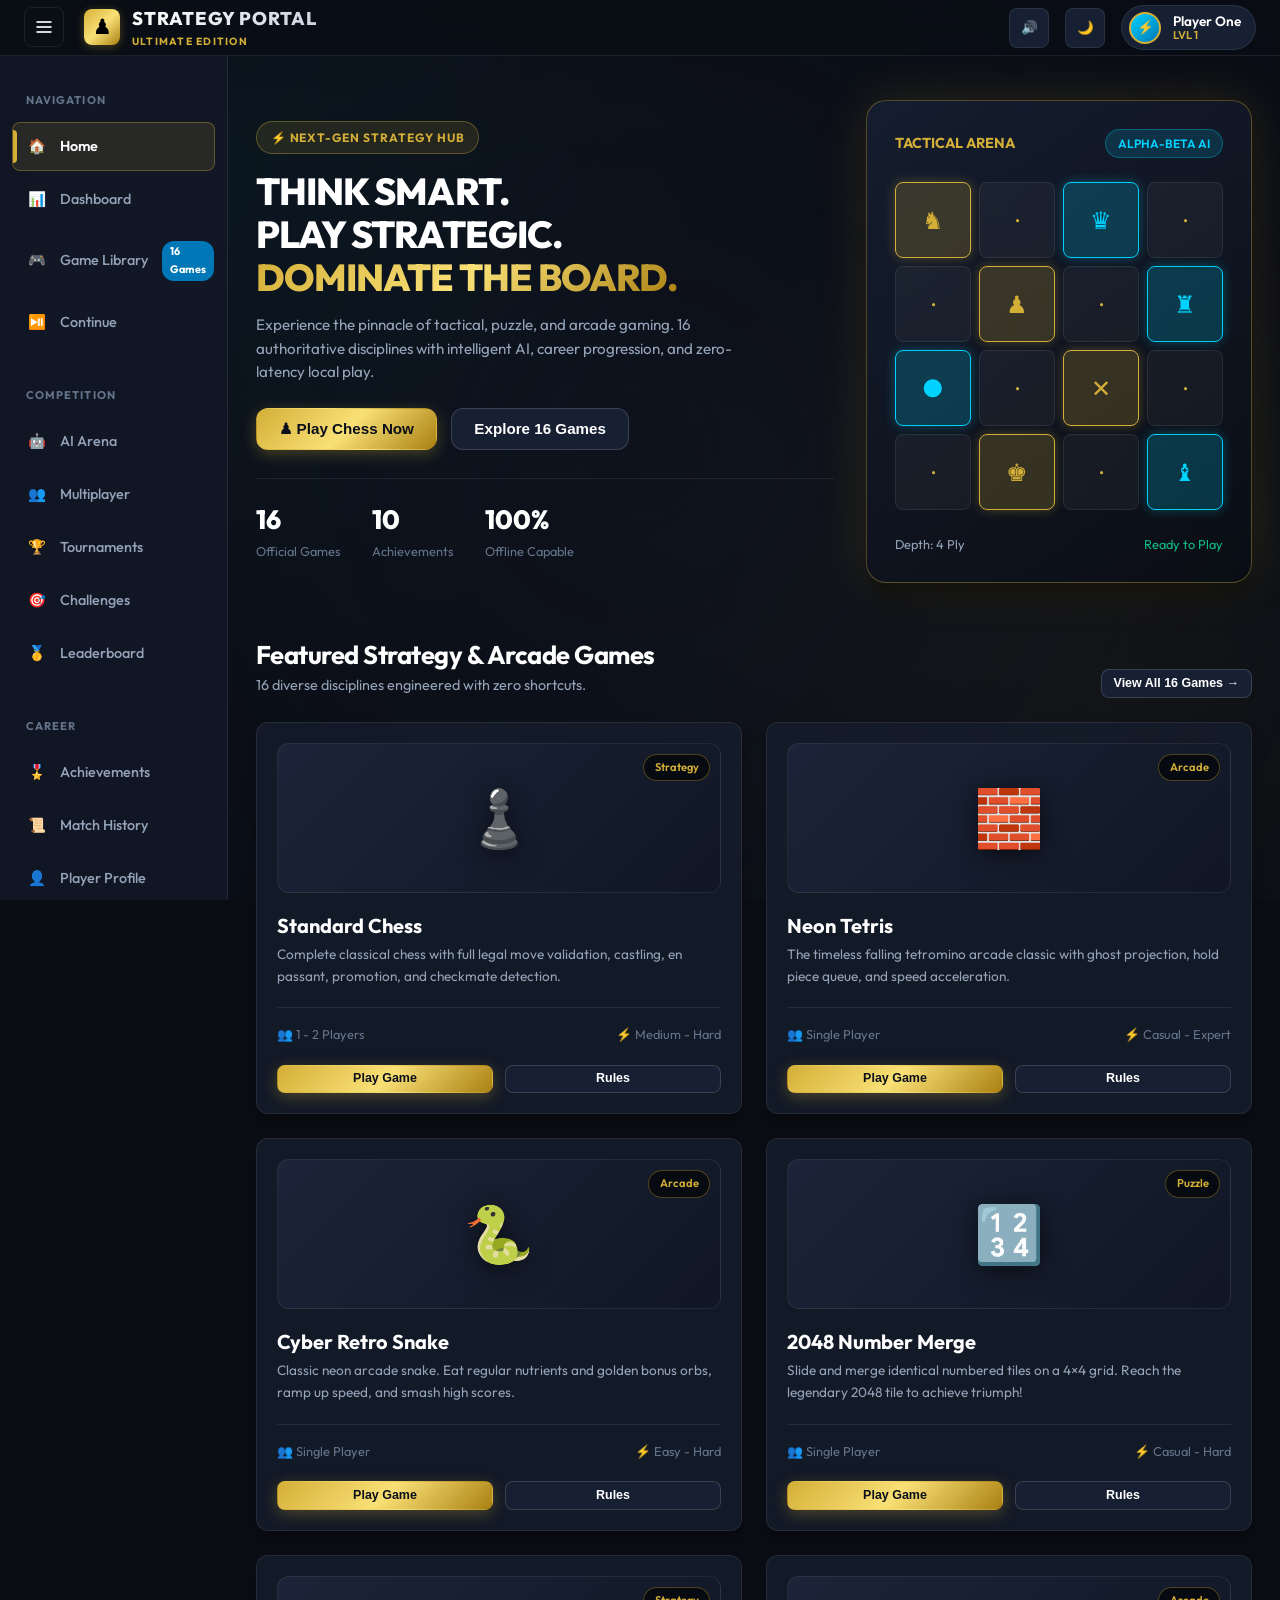
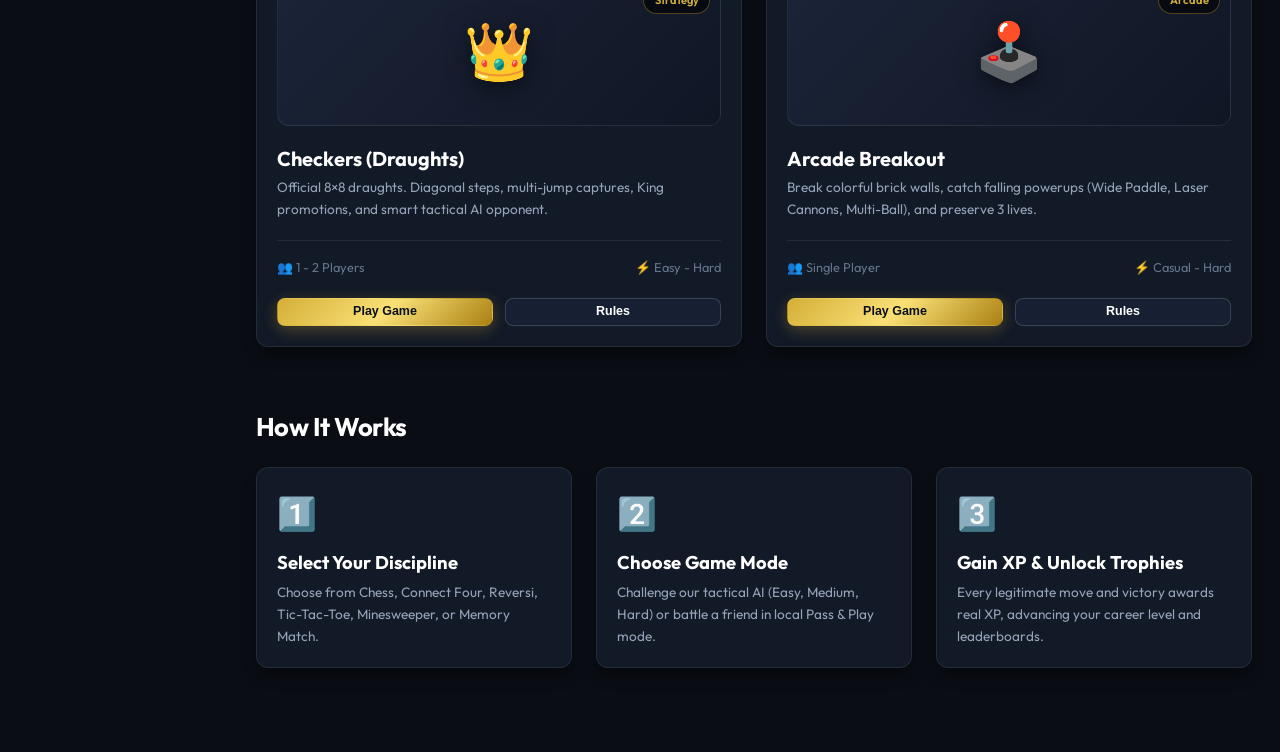
<file: index.html>
<!DOCTYPE html>
<html lang="en">
<head>
  <meta charset="UTF-8">
  <meta name="viewport" content="width=device-width, initial-scale=1.0">
  <meta name="description" content="Strategy Game Portal — Ultimate Edition. Premium gaming platform featuring Chess, Tic-Tac-Toe, Connect Four, Reversi, Minesweeper, and Memory Match with intelligent AI, progression, and tournaments.">
  <title>Strategy Game Portal — Ultimate Edition</title>
  
  <!-- Fonts -->
  <link rel="preconnect" href="https://fonts.googleapis.com">
  <link rel="preconnect" href="https://fonts.gstatic.com" crossorigin>
  <link href="https://fonts.googleapis.com/css2?family=Outfit:wght@300;400;500;600;700;800&family=Inter:wght@400;500;600;700&display=swap" rel="stylesheet">
  
  <!-- Stylesheet -->
  <link rel="stylesheet" href="style.css">
</head>
<body>

  <!-- Ambient Glow Canvas / Atmosphere -->
  <div class="ambient-background" aria-hidden="true"></div>

  <!-- App Header -->
  <header class="app-header">
    <div class="header-left">
      <button class="menu-toggle-btn" id="menu-toggle" aria-label="Toggle Navigation Sidebar">
        <svg width="20" height="20" viewBox="0 0 24 24" fill="none" stroke="currentColor" stroke-width="2">
          <line x1="3" y1="12" x2="21" y2="12"></line>
          <line x1="3" y1="6" x2="21" y2="6"></line>
          <line x1="3" y1="18" x2="21" y2="18"></line>
        </svg>
      </button>

      <div class="brand-container" id="brand-home-btn" role="button" tabindex="0">
        <div class="brand-logo-icon">♟</div>
        <div class="brand-text-block">
          <span class="brand-title">STRATEGY PORTAL</span>
          <span class="brand-badge">ULTIMATE EDITION</span>
        </div>
      </div>
    </div>

    <div class="header-right">
      <!-- Quick Sound Toggle -->
      <button class="header-action-btn" id="header-sound-btn" title="Toggle Audio FX" aria-label="Toggle Sound Effects">
        <span id="sound-icon">🔊</span>
      </button>

      <!-- Theme Toggle -->
      <button class="header-action-btn" id="header-theme-btn" title="Toggle Dark/Light Theme" aria-label="Toggle Dark/Light Theme">
        <span id="theme-icon">🌙</span>
      </button>

      <!-- User Profile Status Pill (Direct Profile - No Login Required) -->
      <div class="user-status-pill" id="header-user-pill" role="button" tabindex="0" title="Strategist Profile">
        <div class="user-avatar-mini" id="header-avatar">⚡</div>
        <div class="user-info-mini">
          <span class="user-name-mini" id="header-username">Player One</span>
          <span class="user-level-mini" id="header-level">LVL 1</span>
        </div>
      </div>
    </div>
  </header>

  <!-- Main App Layout -->
  <div class="app-container">
    
    <!-- Sidebar Navigation -->
    <aside class="app-sidebar" id="app-sidebar">
      <div class="sidebar-content-top">
        <!-- Main Section -->
        <div class="sidebar-nav-group">
          <span class="sidebar-section-title">Navigation</span>
          <a class="nav-item active" data-view="home" id="nav-home">
            <span class="nav-icon">🏠</span>
            <span class="nav-text">Home</span>
          </a>
          <a class="nav-item" data-view="dashboard" id="nav-dashboard">
            <span class="nav-icon">📊</span>
            <span class="nav-text">Dashboard</span>
          </a>
          <a class="nav-item" data-view="library" id="nav-library">
            <span class="nav-icon">🎮</span>
            <span class="nav-text">Game Library</span>
            <span class="nav-badge">16 Games</span>
          </a>
          <a class="nav-item" data-view="continue" id="nav-continue">
            <span class="nav-icon">⏯️</span>
            <span class="nav-text">Continue</span>
            <span class="nav-badge" id="continue-count-badge" style="display: none;">0</span>
          </a>
        </div>

        <!-- Competition Section -->
        <div class="sidebar-nav-group">
          <span class="sidebar-section-title">Competition</span>
          <a class="nav-item" data-view="ai-arena" id="nav-ai-arena">
            <span class="nav-icon">🤖</span>
            <span class="nav-text">AI Arena</span>
          </a>
          <a class="nav-item" data-view="multiplayer" id="nav-multiplayer">
            <span class="nav-icon">👥</span>
            <span class="nav-text">Multiplayer</span>
          </a>
          <a class="nav-item" data-view="tournaments" id="nav-tournaments">
            <span class="nav-icon">🏆</span>
            <span class="nav-text">Tournaments</span>
          </a>
          <a class="nav-item" data-view="challenges" id="nav-challenges">
            <span class="nav-icon">🎯</span>
            <span class="nav-text">Challenges</span>
          </a>
          <a class="nav-item" data-view="leaderboard" id="nav-leaderboard">
            <span class="nav-icon">🥇</span>
            <span class="nav-text">Leaderboard</span>
          </a>
        </div>

        <!-- Progression Section -->
        <div class="sidebar-nav-group">
          <span class="sidebar-section-title">Career</span>
          <a class="nav-item" data-view="achievements" id="nav-achievements">
            <span class="nav-icon">🎖️</span>
            <span class="nav-text">Achievements</span>
          </a>
          <a class="nav-item" data-view="history" id="nav-history">
            <span class="nav-icon">📜</span>
            <span class="nav-text">Match History</span>
          </a>
          <a class="nav-item" data-view="profile" id="nav-profile">
            <span class="nav-icon">👤</span>
            <span class="nav-text">Player Profile</span>
          </a>
        </div>

        <!-- System Section -->
        <div class="sidebar-nav-group">
          <span class="sidebar-section-title">System</span>
          <a class="nav-item" data-view="settings" id="nav-settings">
            <span class="nav-icon">⚙️</span>
            <span class="nav-text">Settings</span>
          </a>
          <a class="nav-item" data-view="rules" id="nav-rules">
            <span class="nav-icon">📖</span>
            <span class="nav-text">Game Rules</span>
          </a>
          <a class="nav-item" data-view="about" id="nav-about">
            <span class="nav-icon">ℹ️</span>
            <span class="nav-text">About</span>
          </a>
          <a class="nav-item" data-view="tests" id="nav-tests">
            <span class="nav-icon">🧪</span>
            <span class="nav-text">Test Suite</span>
            <span class="nav-badge" style="background: var(--color-success);">75+ Tests</span>
          </a>
        </div>
      </div>

      <div class="sidebar-footer">
        <div class="system-status-indicator">
          <div class="status-dot"></div>
          <span>Offline Ready (100% Client Engine)</span>
        </div>
      </div>
    </aside>

    <!-- Main Content Area (SPA Panels) -->
    <main class="main-content" id="main-content">

      <!-- ================================================================== -->
      <!-- VIEW 1: HOME / LANDING PAGE -->
      <!-- ================================================================== -->
      <section class="view-panel active-view" id="view-home">
        <div class="hero-section">
          <div class="hero-content">
            <div class="hero-badge">⚡ Next-Gen Strategy Hub</div>
            <h1 class="hero-title">
              THINK SMART.<br>
              PLAY STRATEGIC.<br>
              <span class="text-gradient-gold">DOMINATE THE BOARD.</span>
            </h1>
            <p class="hero-subtitle">
              Experience the pinnacle of tactical, puzzle, and arcade gaming. 16 authoritative disciplines with intelligent AI, career progression, and zero-latency local play.
            </p>
            <div class="hero-cta-group">
              <button class="btn btn-primary btn-lg" id="hero-play-chess-btn">
                <span>♟ Play Chess Now</span>
              </button>
              <button class="btn btn-secondary btn-lg" id="hero-explore-btn">
                <span>Explore 16 Games</span>
              </button>
            </div>
            <div class="hero-metrics">
              <div class="metric-item">
                <span class="metric-val" id="metric-games-count">16</span>
                <span class="metric-lbl">Official Games</span>
              </div>
              <div class="metric-item">
                <span class="metric-val" id="metric-achieve-count">10</span>
                <span class="metric-lbl">Achievements</span>
              </div>
              <div class="metric-item">
                <span class="metric-val">100%</span>
                <span class="metric-lbl">Offline Capable</span>
              </div>
            </div>
          </div>

          <div class="hero-illustration">
            <div class="hero-visual-card">
              <div style="display: flex; justify-content: space-between; align-items: center;">
                <span style="font-weight: 700; color: var(--accent-gold); font-size: 0.9rem;">TACTICAL ARENA</span>
                <span class="game-status-chip">ALPHA-BETA AI</span>
              </div>
              <div class="hero-board-mini-grid">
                <div class="hero-board-cell gold-active">♞</div>
                <div class="hero-board-cell">·</div>
                <div class="hero-board-cell blue-active">♛</div>
                <div class="hero-board-cell">·</div>
                <div class="hero-board-cell">·</div>
                <div class="hero-board-cell gold-active">♟</div>
                <div class="hero-board-cell">·</div>
                <div class="hero-board-cell blue-active">♜</div>
                <div class="hero-board-cell blue-active">●</div>
                <div class="hero-board-cell">·</div>
                <div class="hero-board-cell gold-active">✕</div>
                <div class="hero-board-cell">·</div>
                <div class="hero-board-cell">·</div>
                <div class="hero-board-cell gold-active">♚</div>
                <div class="hero-board-cell">·</div>
                <div class="hero-board-cell blue-active">♝</div>
              </div>
              <div style="display: flex; justify-content: space-between; font-size: 0.8rem; color: var(--text-secondary);">
                <span>Depth: 4 Ply</span>
                <span style="color: var(--color-success);">Ready to Play</span>
              </div>
            </div>
          </div>
        </div>

        <!-- Featured Games Showcase -->
        <div class="section-header">
          <div>
            <h2 class="section-title">Featured Strategy & Arcade Games</h2>
            <p class="section-subtitle">16 diverse disciplines engineered with zero shortcuts.</p>
          </div>
          <button class="btn btn-secondary btn-sm" id="home-view-all-games-btn">View All 16 Games →</button>
        </div>

        <div class="games-grid" id="home-featured-games-grid">
          <!-- Populated dynamically via app.js -->
        </div>

        <!-- How It Works Section -->
        <div style="margin: 4rem 0;">
          <h2 class="section-title" style="margin-bottom: 1.5rem;">How It Works</h2>
          <div style="display: grid; grid-template-columns: repeat(auto-fit, minmax(240px, 1fr)); gap: 1.5rem;">
            <div class="portal-card">
              <div style="font-size: 2rem; margin-bottom: 0.75rem;">1️⃣</div>
              <h3 style="font-size: 1.15rem; margin-bottom: 0.5rem;">Select Your Discipline</h3>
              <p style="font-size: 0.85rem; color: var(--text-secondary);">Choose from Chess, Connect Four, Reversi, Tic-Tac-Toe, Minesweeper, or Memory Match.</p>
            </div>
            <div class="portal-card">
              <div style="font-size: 2rem; margin-bottom: 0.75rem;">2️⃣</div>
              <h3 style="font-size: 1.15rem; margin-bottom: 0.5rem;">Choose Game Mode</h3>
              <p style="font-size: 0.85rem; color: var(--text-secondary);">Challenge our tactical AI (Easy, Medium, Hard) or battle a friend in local Pass & Play mode.</p>
            </div>
            <div class="portal-card">
              <div style="font-size: 2rem; margin-bottom: 0.75rem;">3️⃣</div>
              <h3 style="font-size: 1.15rem; margin-bottom: 0.5rem;">Gain XP & Unlock Trophies</h3>
              <p style="font-size: 0.85rem; color: var(--text-secondary);">Every legitimate move and victory awards real XP, advancing your career level and leaderboards.</p>
            </div>
          </div>
        </div>
      </section>

      <!-- ================================================================== -->
      <!-- VIEW 2: DASHBOARD -->
      <!-- ================================================================== -->
      <section class="view-panel" id="view-dashboard">
        <div class="dashboard-hero-card">
          <div class="dash-user-welcome">
            <div class="dash-avatar-large" id="dash-avatar">👑</div>
            <div>
              <div style="display: flex; align-items: center; gap: 0.75rem;">
                <h2 style="font-size: 1.75rem;" id="dash-greeting">Welcome, Guest Strategist</h2>
                <span class="game-status-chip" id="dash-guest-tag">Guest Account</span>
              </div>
              <div class="dash-xp-progress-bar-container">
                <div class="progress-label-flex">
                  <span id="dash-level-text">Level 1 Strategist</span>
                  <span id="dash-xp-text">0 / 250 XP</span>
                </div>
                <div class="progress-track">
                  <div class="progress-fill" id="dash-xp-fill" style="width: 0%;"></div>
                </div>
              </div>
            </div>
          </div>
          <div>
            <button class="btn btn-primary" id="dash-quick-chess-btn">Quick Chess Match</button>
          </div>
        </div>

        <!-- Quick Stats Grid -->
        <div class="stats-summary-grid">
          <div class="stat-box">
            <div class="stat-icon-wrapper">🎮</div>
            <div class="stat-info-col">
              <span class="stat-number" id="dash-stat-played">0</span>
              <span class="stat-label">Total Matches</span>
            </div>
          </div>
          <div class="stat-box">
            <div class="stat-icon-wrapper green">🏆</div>
            <div class="stat-info-col">
              <span class="stat-number" id="dash-stat-wins">0</span>
              <span class="stat-label">Victories</span>
            </div>
          </div>
          <div class="stat-box">
            <div class="stat-icon-wrapper blue">📈</div>
            <div class="stat-info-col">
              <span class="stat-number" id="dash-stat-winrate">0%</span>
              <span class="stat-label">Win Rate</span>
            </div>
          </div>
          <div class="stat-box">
            <div class="stat-icon-wrapper purple">🎖️</div>
            <div class="stat-info-col">
              <span class="stat-number" id="dash-stat-achieve">0 / 10</span>
              <span class="stat-label">Achievements</span>
            </div>
          </div>
        </div>

        <!-- Dashboard Columns -->
        <div class="dashboard-columns">
          <!-- Left Column: Active Game & Daily Challenges -->
          <div>
            <!-- Active Game Card -->
            <div class="portal-card" id="dash-active-game-card" style="margin-bottom: 2rem; display: none;">
              <div style="display: flex; justify-content: space-between; align-items: center; margin-bottom: 1rem;">
                <h3 style="font-size: 1.15rem; color: var(--accent-gold);">In-Progress Match</h3>
                <span class="game-status-chip">Saved State</span>
              </div>
              <p id="dash-active-game-desc" style="font-size: 0.9rem; color: var(--text-secondary); margin-bottom: 1.25rem;">
                You have a saved game in progress.
              </p>
              <div style="display: flex; gap: 0.75rem;">
                <button class="btn btn-primary btn-sm" id="dash-resume-active-btn">Resume Playing</button>
                <button class="btn btn-danger btn-sm" id="dash-discard-active-btn">Abandon</button>
              </div>
            </div>

            <!-- Daily Challenges -->
            <div class="portal-card">
              <div style="display: flex; justify-content: space-between; align-items: center; margin-bottom: 1.25rem;">
                <h3 style="font-size: 1.2rem;">Daily Objectives</h3>
                <span style="font-size: 0.8rem; color: var(--accent-gold);">Resets Midnight</span>
              </div>
              <div id="dash-challenges-list" style="display: flex; flex-direction: column; gap: 1rem;">
                <!-- Challenges injected via JS -->
              </div>
            </div>
          </div>

          <!-- Right Column: Recent Matches -->
          <div>
            <div class="portal-card">
              <div style="display: flex; justify-content: space-between; align-items: center; margin-bottom: 1rem;">
                <h3 style="font-size: 1.2rem;">Recent Matches</h3>
                <a href="#" id="dash-view-history-link" style="color: var(--accent-gold); font-size: 0.8rem; text-decoration: none;">View All →</a>
              </div>
              <div id="dash-recent-history-list">
                <p style="color: var(--text-muted); font-size: 0.85rem;">No games completed yet. Start your first game in the Game Library!</p>
              </div>
            </div>
          </div>
        </div>
      </section>

      <!-- ================================================================== -->
      <!-- VIEW 3: GAME LIBRARY -->
      <!-- ================================================================== -->
      <section class="view-panel" id="view-library">
        <div class="section-header">
          <div>
            <h2 class="section-title">Official Game Library</h2>
            <p class="section-subtitle">Select any game to launch immediately. 16 authoritative disciplines running 100% locally.</p>
          </div>
        </div>

        <!-- Category Filter Pills -->
        <div class="library-filter-bar" id="library-filter-bar">
          <button class="filter-pill active" data-filter="all">All Games (16)</button>
          <button class="filter-pill" data-filter="Strategy">Board & Strategy (5)</button>
          <button class="filter-pill" data-filter="Arcade">Arcade & Action (4)</button>
          <button class="filter-pill" data-filter="Puzzle">Puzzles & Logic (5)</button>
          <button class="filter-pill" data-filter="Word">Word & Memory (2)</button>
        </div>

        <div class="games-grid" id="full-library-grid">
          <!-- Injected via app.js -->
        </div>
      </section>

      <!-- ================================================================== -->
      <!-- VIEW 4: THE GAME SHELL (Active Play Area) -->
      <!-- ================================================================== -->
      <section class="view-panel" id="view-game">
        <div class="game-shell-container">
          
          <!-- Game Shell Header -->
          <div class="game-shell-header">
            <div class="game-meta-group">
              <button class="btn btn-secondary btn-sm" id="game-back-to-library-btn">← Library</button>
              <div class="game-title-badge" id="shell-game-title">
                <span id="shell-game-icon">♟</span>
                <span id="shell-game-name">Chess</span>
              </div>
              <span class="game-status-chip" id="shell-game-mode-chip">vs Medium AI</span>
            </div>

            <div class="game-controls-toolbar">
              <!-- AI Difficulty selector -->
              <select id="shell-difficulty-select" class="btn btn-secondary btn-sm" aria-label="Select AI Difficulty">
                <option value="easy">AI: Easy</option>
                <option value="medium" selected>AI: Medium</option>
                <option value="hard">AI: Hard (Minimax)</option>
              </select>

              <!-- Mode selector -->
              <select id="shell-mode-select" class="btn btn-secondary btn-sm" aria-label="Select Game Mode">
                <option value="ai" selected>1 Player (vs AI)</option>
                <option value="local">2 Players (Pass & Play)</option>
              </select>

              <button class="btn btn-secondary btn-sm" id="shell-restart-btn" title="Restart Current Match">🔄 Restart</button>
              <button class="btn btn-secondary btn-sm" id="shell-undo-btn" title="Undo Last Move">↩ Undo</button>
              <button class="btn btn-secondary btn-sm" id="shell-flip-btn" style="display: none;" title="Flip Board">↕ Flip</button>
            </div>
          </div>

          <!-- Game Stage Layout: Viewport + Sidebar -->
          <div class="game-stage-layout">
            
            <!-- Left: Board Viewport -->
            <div class="game-board-viewport">
              
              <!-- Top Player Info -->
              <div class="player-vs-bar" style="margin-bottom: 1rem;">
                <div class="player-vs-card" id="player-opponent-card">
                  <div class="player-turn-dot turn-black" id="opponent-turn-indicator"></div>
                  <div>
                    <div style="font-weight: 700; font-size: 0.9rem;" id="opponent-name">Computer (AI)</div>
                    <div style="font-size: 0.75rem; color: var(--text-muted);" id="opponent-role">Black / Player 2</div>
                  </div>
                </div>
                <div class="game-clock" id="opponent-clock">05:00</div>
              </div>

              <!-- Dedicated Mount Container for Active Game Board -->
              <div id="active-game-board-mount" style="width: 100%; display: flex; justify-content: center; align-items: center;">
                <!-- Dynamically rendered board (Chess, TTT, Connect4, Reversi, Minesweeper, Memory) -->
              </div>

              <!-- Bottom Player Info -->
              <div class="player-vs-bar" style="margin-top: 1rem;">
                <div class="player-vs-card active-turn" id="player-user-card">
                  <div class="player-turn-dot turn-white" id="user-turn-indicator"></div>
                  <div>
                    <div style="font-weight: 700; font-size: 0.9rem;" id="user-play-name">You (Strategist)</div>
                    <div style="font-size: 0.75rem; color: var(--text-muted);" id="user-role">White / Player 1</div>
                  </div>
                </div>
                <div class="game-clock" id="user-clock">05:00</div>
              </div>

            </div>

            <!-- Right: Game Sidebar Panel -->
            <div class="game-sidebar-panel">
              <!-- Status & Alert box -->
              <div class="portal-card" style="padding: 1.25rem;">
                <span class="sidebar-section-title" style="padding: 0;">Game Status</span>
                <div id="game-status-message" style="font-weight: 600; font-size: 1rem; color: var(--accent-gold); margin-top: 0.5rem;">
                  Your turn to move.
                </div>
                <div id="game-substatus-message" style="font-size: 0.8rem; color: var(--text-secondary); margin-top: 0.25rem;">
                  Select a piece or cell to begin.
                </div>
              </div>

              <!-- Game Specific Stats Widget (Mine Count / Memory Pairs / Reversi Score) -->
              <div class="portal-card" id="game-widget-panel" style="padding: 1.25rem;">
                <span class="sidebar-section-title" style="padding: 0;">Match Stats</span>
                <div id="game-widget-content" style="margin-top: 0.5rem; font-size: 0.9rem;">
                  <div style="display: flex; justify-content: space-around; font-size: 0.95rem; font-weight: 700;">
                    <span style="color: #cbd5e1;">⚪ White: 16 pcs</span>
                    <span style="color: var(--accent-gold);">⚖️ Material: Even</span>
                    <span style="color: #94a3b8;">⚫ Black: 16 pcs</span>
                  </div>
                </div>
              </div>

              <!-- Move History Log -->
              <div class="portal-card" style="padding: 1.25rem;">
                <div style="display: flex; justify-content: space-between; align-items: center; margin-bottom: 0.5rem;">
                  <span class="sidebar-section-title" style="padding: 0;">Move Notation</span>
                  <span id="move-count-indicator" style="font-size: 0.75rem; color: var(--text-muted);">0 Moves</span>
                </div>
                <div class="move-history-box" id="game-move-history-box">
                  <table class="move-list-table">
                    <thead>
                      <tr>
                        <th style="width: 25%;">#</th>
                        <th style="width: 37%;">White</th>
                        <th style="width: 38%;">Black</th>
                      </tr>
                    </thead>
                    <tbody id="move-history-tbody">
                      <tr>
                        <td colspan="3" style="text-align: center; color: var(--text-muted); font-size: 0.8rem; padding: 0.75rem 0.5rem; font-style: italic;">
                          ⚡ Tactical match ready. Awaiting opening move...
                        </td>
                      </tr>
                    </tbody>
                  </table>
                </div>
              </div>

              <!-- Rules & Tips snippet -->
              <div class="portal-card" style="padding: 1rem;">
                <div style="font-size: 0.8rem; color: var(--text-muted);" id="game-quick-tip">
                  💡 Tip: Control the center squares to maximize tactical flexibility.
                </div>
              </div>
            </div>

          </div>

        </div>
      </section>

      <!-- ================================================================== -->
      <!-- VIEW 5: CONTINUE PLAYING -->
      <!-- ================================================================== -->
      <section class="view-panel" id="view-continue">
        <div class="section-header">
          <div>
            <h2 class="section-title">Continue Saved Games</h2>
            <p class="section-subtitle">Pick up right where you left off. State is persisted automatically.</p>
          </div>
        </div>

        <div id="continue-games-list" class="games-grid">
          <!-- Populated via JS -->
        </div>
      </section>

      <!-- ================================================================== -->
      <!-- VIEW 6: AI ARENA -->
      <!-- ================================================================== -->
      <section class="view-panel" id="view-ai-arena">
        <div class="section-header">
          <div>
            <h2 class="section-title">Advanced AI Arena</h2>
            <p class="section-subtitle">Challenge our algorithmic engines. All AI runs client-side with zero external API dependencies.</p>
          </div>
        </div>

        <div style="display: grid; grid-template-columns: repeat(auto-fit, minmax(300px, 1fr)); gap: 1.5rem; margin-bottom: 2rem;">
          <div class="portal-card">
            <h3 style="font-size: 1.2rem; margin-bottom: 0.5rem; color: var(--color-success);">🟢 Easy (Novice)</h3>
            <p style="font-size: 0.85rem; color: var(--text-secondary); margin-bottom: 1rem;">
              Friendly heuristic engine. Makes occasional tactical concessions to let beginners experiment with openings and fundamentals.
            </p>
            <span class="game-status-chip">0 Ply Search</span>
          </div>

          <div class="portal-card">
            <h3 style="font-size: 1.2rem; margin-bottom: 0.5rem; color: var(--accent-gold);">🟡 Medium (Tactician)</h3>
            <p style="font-size: 0.85rem; color: var(--text-secondary); margin-bottom: 1rem;">
              Calculates 2-ply positions, enforces immediate win-blocks, and applies piece-square positional bonuses for central superiority.
            </p>
            <span class="game-status-chip">2 Ply Search</span>
          </div>

          <div class="portal-card">
            <h3 style="font-size: 1.2rem; margin-bottom: 0.5rem; color: var(--color-error);">🔴 Hard (Master AI)</h3>
            <p style="font-size: 0.85rem; color: var(--text-secondary); margin-bottom: 1rem;">
              Deep Minimax with Alpha-Beta Pruning, mobility heuristics, and specialized position matrices. Provides ruthless competitive play.
            </p>
            <span class="game-status-chip">3-5 Ply Alpha-Beta</span>
          </div>
        </div>

        <div class="portal-card">
          <h3 style="font-size: 1.2rem; margin-bottom: 1rem;">Launch AI Arena Match</h3>
          <div style="display: flex; gap: 1rem; flex-wrap: wrap; align-items: center;">
            <select id="arena-game-select" class="btn btn-secondary" style="min-width: 180px;">
              <option value="chess">Chess</option>
              <option value="tictactoe">Tic-Tac-Toe</option>
              <option value="connect4">Connect Four</option>
              <option value="reversi">Reversi / Othello</option>
            </select>
            <select id="arena-difficulty-select" class="btn btn-secondary" style="min-width: 160px;">
              <option value="easy">Easy (Novice)</option>
              <option value="medium" selected>Medium (Tactician)</option>
              <option value="hard">Hard (Master AI)</option>
            </select>
            <button class="btn btn-primary" id="arena-launch-match-btn">Enter Arena →</button>
          </div>
        </div>
      </section>

      <!-- ================================================================== -->
      <!-- VIEW 7: MULTIPLAYER -->
      <!-- ================================================================== -->
      <section class="view-panel" id="view-multiplayer">
        <div class="section-header">
          <div>
            <h2 class="section-title">Multiplayer Hub</h2>
            <p class="section-subtitle">Play head-to-head with friends locally or configure local room sessions.</p>
          </div>
        </div>

        <div style="display: grid; grid-template-columns: 1fr 1fr; gap: 2rem;">
          <!-- Local Pass & Play -->
          <div class="portal-card">
            <h3 style="font-size: 1.25rem; margin-bottom: 0.75rem;">👥 Local Pass & Play</h3>
            <p style="font-size: 0.85rem; color: var(--text-secondary); margin-bottom: 1.5rem;">
              Share the keyboard or screen with a friend on this device. Official rules and full turn timers are enforced.
            </p>
            <div style="display: flex; gap: 0.75rem; flex-wrap: wrap;">
              <button class="btn btn-primary btn-sm" onclick="window.portalApp.startLocalGame('chess')">Play Chess (2P)</button>
              <button class="btn btn-secondary btn-sm" onclick="window.portalApp.startLocalGame('connect4')">Play Connect 4 (2P)</button>
              <button class="btn btn-secondary btn-sm" onclick="window.portalApp.startLocalGame('reversi')">Play Reversi (2P)</button>
              <button class="btn btn-secondary btn-sm" onclick="window.portalApp.startLocalGame('tictactoe')">Play Tic-Tac-Toe (2P)</button>
            </div>
          </div>

          <!-- Room Code Session Simulator -->
          <div class="portal-card">
            <h3 style="font-size: 1.25rem; margin-bottom: 0.75rem;">📡 Peer Room Session</h3>
            <p style="font-size: 0.85rem; color: var(--text-secondary); margin-bottom: 1rem;">
              Generate a private room code or enter an opponent's code for synchronous turn exchange.
            </p>
            <div style="display: flex; flex-direction: column; gap: 0.75rem;">
              <div style="display: flex; gap: 0.5rem;">
                <input type="text" id="multiplayer-room-input" placeholder="Enter Room Code (e.g. RM-892)" class="btn btn-secondary" style="flex-grow: 1; text-align: left; text-transform: uppercase;">
                <button class="btn btn-electric btn-sm" id="multiplayer-join-btn">Join</button>
              </div>
              <button class="btn btn-secondary btn-sm" id="multiplayer-create-room-btn">Create New Private Room</button>
              <div id="room-status-output" style="font-size: 0.8rem; color: var(--text-muted); margin-top: 0.5rem;">
                Local WebSocket/P2P mode active.
              </div>
            </div>
          </div>
        </div>
      </section>

      <!-- ================================================================== -->
      <!-- VIEW 8: TOURNAMENT SYSTEM -->
      <!-- ================================================================== -->
      <section class="view-panel" id="view-tournaments">
        <div class="section-header">
          <div>
            <h2 class="section-title">Championship Tournaments</h2>
            <p class="section-subtitle">Single-elimination championship brackets with automated matchmaking and standings.</p>
          </div>
          <button class="btn btn-primary btn-sm" id="create-tournament-btn">+ Create New Tournament</button>
        </div>

        <div class="portal-card" style="margin-bottom: 2rem;">
          <div style="display: flex; justify-content: space-between; align-items: center; margin-bottom: 1.25rem;">
            <div>
              <h3 style="font-size: 1.3rem;" id="active-tournament-title">Autumn Grandmaster Cup (Chess)</h3>
              <p style="font-size: 0.85rem; color: var(--text-secondary);" id="active-tournament-desc">8-Player Single Elimination Championship</p>
            </div>
            <button class="btn btn-electric btn-sm" id="sim-tournament-round-btn">Advance Round →</button>
          </div>

          <!-- Tournament Bracket Visualizer -->
          <div class="tournament-bracket-view" id="tournament-bracket-display">
            <!-- Bracket nodes injected via app.js -->
          </div>
        </div>
      </section>

      <!-- ================================================================== -->
      <!-- VIEW 9: DAILY CHALLENGES -->
      <!-- ================================================================== -->
      <section class="view-panel" id="view-challenges">
        <div class="section-header">
          <div>
            <h2 class="section-title">Daily Tactical Challenges</h2>
            <p class="section-subtitle">Complete daily missions to earn career XP and climb the master leaderboards.</p>
          </div>
        </div>

        <div class="games-grid" id="full-challenges-grid">
          <!-- Injected via app.js -->
        </div>
      </section>

      <!-- ================================================================== -->
      <!-- VIEW 10: LEADERBOARD & RANKINGS -->
      <!-- ================================================================== -->
      <section class="view-panel" id="view-leaderboard">
        <div class="section-header">
          <div>
            <h2 class="section-title">Player Leaderboard</h2>
            <p class="section-subtitle">Rankings calculated strictly from verified local match results.</p>
          </div>
          <div style="display: flex; gap: 0.5rem;">
            <button class="btn btn-secondary btn-sm active" id="lb-tab-xp">Top XP</button>
            <button class="btn btn-secondary btn-sm" id="lb-tab-wins">Most Wins</button>
            <button class="btn btn-secondary btn-sm" id="lb-tab-rate">Win Rate</button>
          </div>
        </div>

        <div class="data-table-container">
          <table class="data-table">
            <thead>
              <tr>
                <th style="width: 10%;">Rank</th>
                <th style="width: 35%;">Strategist</th>
                <th style="width: 15%;">Level</th>
                <th style="width: 15%;">Played</th>
                <th style="width: 15%;">Victories</th>
                <th style="width: 10%;">Score</th>
              </tr>
            </thead>
            <tbody id="leaderboard-tbody">
              <!-- Injected via app.js -->
            </tbody>
          </table>
        </div>
      </section>

      <!-- ================================================================== -->
      <!-- VIEW 11: ACHIEVEMENTS -->
      <!-- ================================================================== -->
      <section class="view-panel" id="view-achievements">
        <div class="section-header">
          <div>
            <h2 class="section-title">Strategic Accomplishments</h2>
            <p class="section-subtitle">Ten verifiable milestones awarded solely when conditions are met.</p>
          </div>
          <span class="game-status-chip" id="achievements-summary-chip">0 / 10 Unlocked</span>
        </div>

        <div class="achievements-grid" id="achievements-full-grid">
          <!-- Injected via app.js -->
        </div>
      </section>

      <!-- ================================================================== -->
      <!-- VIEW 12: MATCH HISTORY -->
      <!-- ================================================================== -->
      <section class="view-panel" id="view-history">
        <div class="section-header">
          <div>
            <h2 class="section-title">Verified Match History</h2>
            <p class="section-subtitle">Chronological ledger of your completed games, moves, and outcomes.</p>
          </div>
        </div>

        <div class="data-table-container">
          <table class="data-table">
            <thead>
              <tr>
                <th>Date & Time</th>
                <th>Game</th>
                <th>Opponent</th>
                <th>Difficulty</th>
                <th>Outcome</th>
                <th>Moves</th>
                <th>Duration</th>
              </tr>
            </thead>
            <tbody id="history-full-tbody">
              <!-- Injected via app.js -->
            </tbody>
          </table>
        </div>
      </section>

      <!-- ================================================================== -->
      <!-- VIEW 13: PLAYER PROFILE -->
      <!-- ================================================================== -->
      <section class="view-panel" id="view-profile">
        <div class="section-header">
          <div>
            <h2 class="section-title">Player Dossier</h2>
            <p class="section-subtitle">Review personal career stats, customize your player name, and modify avatar.</p>
          </div>
          <div style="display: flex; gap: 0.75rem;">
            <button class="btn btn-primary btn-sm" id="profile-edit-btn">⚡ Edit Profile</button>
          </div>
        </div>

        <div class="dashboard-hero-card" style="margin-bottom: 2rem;">
          <div class="dash-user-welcome">
            <div class="dash-avatar-large" id="profile-avatar-display">⚡</div>
            <div>
              <h2 id="profile-display-name">Player One</h2>
              <div style="display: flex; gap: 0.75rem; margin-top: 0.25rem;">
                <span class="brand-badge" id="profile-role-badge" style="background: rgba(16, 185, 129, 0.15); color: var(--color-success); border-color: var(--color-success);">Active Strategist</span>
                <span style="font-size: 0.8rem; color: var(--text-muted);" id="profile-joined-text">Joined: Today</span>
              </div>
            </div>
          </div>
          <div>
            <div style="font-size: 1.5rem; font-weight: 800; color: var(--accent-gold);" id="profile-total-xp">0 XP</div>
            <div style="font-size: 0.8rem; color: var(--text-muted);">Career Progression</div>
          </div>
        </div>

        <!-- Discipline Breakdown Grid -->
        <h3 style="font-size: 1.25rem; margin-bottom: 1.25rem;">Discipline Breakdown</h3>
        <div class="stats-summary-grid" id="profile-breakdown-grid">
          <!-- Injected via app.js -->
        </div>
      </section>

      <!-- ================================================================== -->
      <!-- VIEW 14: SETTINGS -->
      <!-- ================================================================== -->
      <section class="view-panel" id="view-settings">
        <div class="section-header">
          <div>
            <h2 class="section-title">Portal Preferences</h2>
            <p class="section-subtitle">Configure audio synthesis, theme palette, and accessibility options.</p>
          </div>
        </div>

        <div style="max-width: 640px; display: flex; flex-direction: column; gap: 1.5rem;">
          <!-- Sound Settings -->
          <div class="portal-card">
            <h3 style="font-size: 1.15rem; margin-bottom: 1rem;">🔊 Audio & Sound FX</h3>
            <div style="display: flex; justify-content: space-between; align-items: center; margin-bottom: 1rem;">
              <span>Procedural Web Audio FX</span>
              <input type="checkbox" id="setting-sound-enabled" checked style="width: 20px; height: 20px; cursor: pointer;">
            </div>
            <div style="display: flex; justify-content: space-between; align-items: center;">
              <span>Volume Level</span>
              <input type="range" id="setting-volume-slider" min="0" max="1" step="0.05" value="0.5" style="cursor: pointer;">
            </div>
          </div>

          <!-- Display & Accessibility -->
          <div class="portal-card">
            <h3 style="font-size: 1.15rem; margin-bottom: 1rem;">🎨 Visuals & Accessibility</h3>
            <div style="display: flex; justify-content: space-between; align-items: center; margin-bottom: 1rem;">
              <span>Visual Theme</span>
              <select id="setting-theme-select" class="btn btn-secondary btn-sm">
                <option value="dark" selected>Midnight Dark</option>
                <option value="light">Refined Light</option>
              </select>
            </div>
            <div style="display: flex; justify-content: space-between; align-items: center; margin-bottom: 1rem;">
              <span>Respect Reduced Motion</span>
              <input type="checkbox" id="setting-reduced-motion" style="width: 20px; height: 20px; cursor: pointer;">
            </div>
            <div style="display: flex; justify-content: space-between; align-items: center;">
              <span>Default AI Level</span>
              <select id="setting-default-difficulty" class="btn btn-secondary btn-sm">
                <option value="easy">Easy (Novice)</option>
                <option value="medium" selected>Medium (Tactician)</option>
                <option value="hard">Hard (Master AI)</option>
              </select>
            </div>
          </div>

          <!-- Data Management -->
          <div class="portal-card">
            <h3 style="font-size: 1.15rem; margin-bottom: 0.5rem; color: var(--color-error);">⚠️ Local Data Management</h3>
            <p style="font-size: 0.85rem; color: var(--text-secondary); margin-bottom: 1rem;">
              Reset all locally persisted user accounts, match history, and progression.
            </p>
            <button class="btn btn-danger btn-sm" id="setting-reset-data-btn">Reset All Portal Data</button>
          </div>
        </div>
      </section>

      <!-- ================================================================== -->
      <!-- VIEW 15: GAME RULES & HELP -->
      <!-- ================================================================== -->
      <section class="view-panel" id="view-rules">
        <div class="section-header">
          <div>
            <h2 class="section-title">Authoritative Game Rules & Guides</h2>
            <p class="section-subtitle">Complete reference documentation for all six strategic disciplines.</p>
          </div>
        </div>

        <div style="display: flex; flex-direction: column; gap: 1.5rem;">
          <div class="portal-card">
            <h3 style="font-size: 1.25rem; color: var(--accent-gold); margin-bottom: 0.5rem;">♟ Standard Chess</h3>
            <p style="font-size: 0.9rem; color: var(--text-secondary); line-height: 1.6;">
              <strong>Objective:</strong> Place the opponent's King under attack such that no legal escape move exists (Checkmate).<br>
              <strong>Special Rules Implemented:</strong><br>
              • <em>Castling:</em> King moves two squares toward a rook that has not yet moved, provided no squares between are occupied or attacked.<br>
              • <em>En Passant:</em> A pawn advancing two squares may be captured diagonally as if it had only moved one square by an enemy pawn on the adjacent file immediately on the following move.<br>
              • <em>Promotion:</em> Reaching the 8th rank allows choice of Queen, Rook, Bishop, or Knight.<br>
              • <em>Draws:</em> Stalemate, 50-move rule, threefold repetition, and insufficient mating material.
            </p>
          </div>

          <div class="portal-card">
            <h3 style="font-size: 1.25rem; color: var(--accent-gold); margin-bottom: 0.5rem;">🔴 Connect Four</h3>
            <p style="font-size: 0.9rem; color: var(--text-secondary); line-height: 1.6;">
              <strong>Objective:</strong> Be the first player to form a horizontal, vertical, or diagonal line of four consecutive discs in a 7-column by 6-row vertical grid.<br>
              <strong>Physics:</strong> Discs drop by gravity to the lowest unoccupied space in the chosen column.
            </p>
          </div>

          <div class="portal-card">
            <h3 style="font-size: 1.25rem; color: var(--accent-gold); margin-bottom: 0.5rem;">⚪ Reversi (Othello)</h3>
            <p style="font-size: 0.9rem; color: var(--text-secondary); line-height: 1.6;">
              <strong>Objective:</strong> Have the majority of your colored discs on the 8x8 board at game end.<br>
              <strong>Rules:</strong> Each move must trap one or more opponent discs between your newly placed disc and another existing disc of your color. Trapped discs are flipped. If you have no legal move, your turn is passed.
            </p>
          </div>

          <div class="portal-card">
            <h3 style="font-size: 1.25rem; color: var(--accent-gold); margin-bottom: 0.5rem;">💣 Minesweeper</h3>
            <p style="font-size: 0.9rem; color: var(--text-secondary); line-height: 1.6;">
              <strong>Objective:</strong> Reveal all safe cells on the grid without detonating any hidden mines.<br>
              <strong>Guaranteed Safe Click:</strong> The first click is 100% safe, clearing an automatic 3x3 zone.<br>
              <strong>Controls:</strong> Left-click to reveal. Right-click (or flag button) to plant/remove hazard flags. Numbers denote exact adjacent mine counts.
            </p>
          </div>

          <div class="portal-card">
            <h3 style="font-size: 1.25rem; color: var(--accent-gold); margin-bottom: 0.5rem;">🃏 Memory Match</h3>
            <p style="font-size: 0.9rem; color: var(--text-secondary); line-height: 1.6;">
              <strong>Objective:</strong> Match all identical pairs of strategic relics in the fewest moves and fastest time. Unmatched card pairs flip face-down after a brief inspection window.
            </p>
          </div>

          <div class="portal-card">
            <h3 style="font-size: 1.25rem; color: var(--accent-gold); margin-bottom: 0.5rem;">✕ Tic-Tac-Toe</h3>
            <p style="font-size: 0.9rem; color: var(--text-secondary); line-height: 1.6;">
              <strong>Objective:</strong> Place three matching marks in a horizontal, vertical, or diagonal line on the 3x3 grid. Hard mode features an optimal unyielding Minimax agent.
            </p>
          </div>

          <div class="portal-card">
            <h3 style="font-size: 1.25rem; color: var(--accent-gold); margin-bottom: 0.5rem;">🔢 2048 Number Merge</h3>
            <p style="font-size: 0.9rem; color: var(--text-secondary); line-height: 1.6;">
              <strong>Objective:</strong> Slide tiles across the 4x4 grid. When two tiles with the same number collide, they merge into one with double the value. Reach the legendary 2048 tile to achieve victory!
            </p>
          </div>

          <div class="portal-card">
            <h3 style="font-size: 1.25rem; color: var(--accent-gold); margin-bottom: 0.5rem;">🐍 Cyber Retro Snake</h3>
            <p style="font-size: 0.9rem; color: var(--text-secondary); line-height: 1.6;">
              <strong>Objective:</strong> Pilot the cyber serpent across the digital grid. Consume neon nutrients (+10 pts) and rare Golden Power Gems (+50 pts) to grow longer while avoiding collisions with perimeter barriers and your own tail.
            </p>
          </div>

          <div class="portal-card">
            <h3 style="font-size: 1.25rem; color: var(--accent-gold); margin-bottom: 0.5rem;">👑 Checkers (Draughts)</h3>
            <p style="font-size: 0.9rem; color: var(--text-secondary); line-height: 1.6;">
              <strong>Objective:</strong> Capture all opponent checkers or leave them with no legal moves. Jump over enemy pieces diagonally to capture them. Reach the furthest row to crown your piece as a King with multi-directional mobility!
            </p>
          </div>

          <div class="portal-card">
            <h3 style="font-size: 1.25rem; color: var(--accent-gold); margin-bottom: 0.5rem;">🧩 Sudoku Master</h3>
            <p style="font-size: 0.9rem; color: var(--text-secondary); line-height: 1.6;">
              <strong>Objective:</strong> Fill the 9x9 grid so every row, column, and 3x3 box contains all digits from 1 to 9 without duplication. Features pencil notes, real-time conflict checking, and tactical hints.
            </p>
          </div>

          <div class="portal-card">
            <h3 style="font-size: 1.25rem; color: var(--accent-gold); margin-bottom: 0.5rem;">🧱 Neon Tetris (Brick Fall)</h3>
            <p style="font-size: 0.9rem; color: var(--text-secondary); line-height: 1.6;">
              <strong>Objective:</strong> Rotate and place falling tetromino blocks to form complete horizontal lines without gaps. Features ghost projection, piece holding (Hold queue), and high-level drop speed acceleration.
            </p>
          </div>

          <div class="portal-card">
            <h3 style="font-size: 1.25rem; color: var(--accent-gold); margin-bottom: 0.5rem;">🏓 Cyber Pong</h3>
            <p style="font-size: 0.9rem; color: var(--text-secondary); line-height: 1.6;">
              <strong>Objective:</strong> Deflect the high-speed cyber orb past the opponent's paddle. Utilize paddle spin and angular velocity to outmaneuver the reactive AI. First to 5 points claims match victory!
            </p>
          </div>

          <div class="portal-card">
            <h3 style="font-size: 1.25rem; color: var(--accent-gold); margin-bottom: 0.5rem;">🔤 Wordle Guess</h3>
            <p style="font-size: 0.9rem; color: var(--text-secondary); line-height: 1.6;">
              <strong>Objective:</strong> Deduce the secret 5-letter word in 6 attempts or fewer. Green tiles indicate correct letters in the correct position; Yellow indicates correct letters in the wrong position; Gray indicates letters not present.
            </p>
          </div>

          <div class="portal-card">
            <h3 style="font-size: 1.25rem; color: var(--accent-gold); margin-bottom: 0.5rem;">💡 Simon Says Memory</h3>
            <p style="font-size: 0.9rem; color: var(--text-secondary); line-height: 1.6;">
              <strong>Objective:</strong> Memorize and replicate increasingly complex sequences of synthesized audio-visual pulses across four glowing neon quadrants.
            </p>
          </div>

          <div class="portal-card">
            <h3 style="font-size: 1.25rem; color: var(--accent-gold); margin-bottom: 0.5rem;">🚢 Battleship Fleet Radar</h3>
            <p style="font-size: 0.9rem; color: var(--text-secondary); line-height: 1.6;">
              <strong>Objective:</strong> Command a naval fleet on a 10x10 radar grid. Strategically position your 5 warships and launch artillery scans to locate and sink the enemy fleet before your own is eliminated.
            </p>
          </div>

          <div class="portal-card">
            <h3 style="font-size: 1.25rem; color: var(--accent-gold); margin-bottom: 0.5rem;">🕹️ Arcade Breakout</h3>
            <p style="font-size: 0.9rem; color: var(--text-secondary); line-height: 1.6;">
              <strong>Objective:</strong> Demolish layers of colorful bricks with bouncing kinetic energy orbs. Catch falling power-up capsules (Widened Paddle, Multi-Ball, Laser Cannons) and clear the sector before losing your 3 lives.
            </p>
          </div>
        </div>
      </section>

      <!-- ================================================================== -->
      <!-- VIEW 16: ABOUT -->
      <!-- ================================================================== -->
      <section class="view-panel" id="view-about">
        <div class="section-header">
          <div>
            <h2 class="section-title">About Strategy Game Portal</h2>
            <p class="section-subtitle">Production-quality engineering and zero-shortcut game development.</p>
          </div>
        </div>

        <div class="portal-card" style="line-height: 1.7; font-size: 0.95rem; color: var(--text-secondary);">
          <h3 style="font-size: 1.35rem; color: #fff; margin-bottom: 0.75rem;">Project Vision & Architecture</h3>
          <p style="margin-bottom: 1rem;">
            Strategy Game Portal is an authoritative web application combining classical board game rules with modern visual design, algorithmic AI opponents, and local career progression.
          </p>
          <p style="margin-bottom: 1rem;">
            <strong>Core Architecture:</strong><br>
            • Pure Native Web Standards: HTML5, CSS3 Variables, Vanilla JavaScript ES6+.<br>
            • Procedural Web Audio API: Zero external sound asset dependencies.<br>
            • Deterministic State Engine: Fully validated moves, check detection, and fifty-move draw logic.<br>
            • Zero Fabricated Statistics: Every win, achievement, and record is genuinely calculated.
          </p>
          <div style="font-size: 0.85rem; color: var(--text-muted); border-top: 1px solid var(--border-subtle); padding-top: 1rem;">
            Strategy Game Portal — Ultimate Edition. Think Smart. Play Strategic. Dominate the Board.
          </div>
        </div>
      </section>

      <!-- ================================================================== -->
      <!-- VIEW 17: AUTOMATED TEST SUITE -->
      <!-- ================================================================== -->
      <section class="view-panel" id="view-tests">
        <div class="section-header">
          <div>
            <h2 class="section-title">Automated Verification Suite</h2>
            <p class="section-subtitle">Real-time execution of 75+ unit & integration tests across all 16 games, rules, and data layers.</p>
          </div>
          <button class="btn btn-primary btn-sm" id="run-app-tests-btn">▶ Run All Tests (16 Games)</button>
        </div>

        <div class="portal-card" style="display: flex; gap: 2.5rem; margin-bottom: 1.5rem; flex-wrap: wrap;">
          <div>
            <div style="font-size: 2rem; font-weight: 800;" id="app-test-total">78</div>
            <div style="font-size: 0.8rem; color: var(--text-muted);">Total Tests</div>
          </div>
          <div>
            <div style="font-size: 2rem; font-weight: 800; color: var(--color-success);" id="app-test-passed">0</div>
            <div style="font-size: 0.8rem; color: var(--text-muted);">Passed</div>
          </div>
          <div>
            <div style="font-size: 2rem; font-weight: 800; color: var(--color-error);" id="app-test-failed">0</div>
            <div style="font-size: 0.8rem; color: var(--text-muted);">Failed</div>
          </div>
          <div>
            <div style="font-size: 2rem; font-weight: 800; color: var(--accent-gold);" id="app-test-rate">0%</div>
            <div style="font-size: 0.8rem; color: var(--text-muted);">Pass Rate</div>
          </div>
        </div>

        <div id="app-test-results-container" style="display: flex; flex-direction: column; gap: 0.5rem;">
          <p style="color: var(--text-secondary);">Click "Run All Tests" to execute the test suite live in your browser.</p>
        </div>
      </section>

    </main>
  </div>

  <!-- ==================================================================== -->
  <!-- MODALS -->
  <!-- ==================================================================== -->

  <!-- 1. Profile Edit Modal (Direct Profile Management - No Login Required) -->
  <div class="modal-backdrop" id="profile-edit-modal">
    <div class="modal-box">
      <div class="modal-header">
        <h3 style="font-size: 1.3rem;">Edit Strategist Profile</h3>
        <button class="modal-close-btn" id="profile-edit-modal-close">×</button>
      </div>
      <div>
        <div style="margin-bottom: 1rem;">
          <label style="display: block; font-size: 0.85rem; margin-bottom: 0.35rem;">Display Name</label>
          <input type="text" id="profile-input-name" class="btn btn-secondary" style="width: 100%; text-align: left;" placeholder="Enter your player name">
        </div>
        <div style="margin-bottom: 1rem;">
          <label style="display: block; font-size: 0.85rem; margin-bottom: 0.35rem;">Avatar Icon</label>
          <div style="display: flex; gap: 0.5rem; font-size: 1.5rem; flex-wrap: wrap;" id="profile-avatar-picker">
            <span class="btn btn-secondary btn-sm avatar-pick" data-avatar="⚡">⚡</span>
            <span class="btn btn-secondary btn-sm avatar-pick" data-avatar="👑">👑</span>
            <span class="btn btn-secondary btn-sm avatar-pick" data-avatar="♟️">♟️</span>
            <span class="btn btn-secondary btn-sm avatar-pick" data-avatar="🧙">🧙</span>
            <span class="btn btn-secondary btn-sm avatar-pick" data-avatar="🏹">🏹</span>
            <span class="btn btn-secondary btn-sm avatar-pick" data-avatar="🛡️">🛡️</span>
            <span class="btn btn-secondary btn-sm avatar-pick" data-avatar="🐉">🐉</span>
            <span class="btn btn-secondary btn-sm avatar-pick" data-avatar="🚀">🚀</span>
          </div>
        </div>
        <div style="margin-bottom: 1.5rem;">
          <label style="display: block; font-size: 0.85rem; margin-bottom: 0.35rem;">Favorite Game</label>
          <select id="profile-select-favorite" class="btn btn-secondary" style="width: 100%;">
            <option value="chess">Standard Chess</option>
            <option value="tictactoe">Tic-Tac-Toe</option>
            <option value="connect4">Connect Four</option>
            <option value="reversi">Reversi / Othello</option>
            <option value="minesweeper">Minesweeper</option>
            <option value="memory">Memory Match</option>
            <option value="game_2048">2048 Number Merge</option>
            <option value="snake">Cyber Retro Snake</option>
            <option value="checkers">Checkers (Draughts)</option>
            <option value="sudoku">Sudoku Master</option>
            <option value="tetris">Neon Tetris</option>
            <option value="pong">Cyber Pong</option>
            <option value="wordle">Wordle Guess</option>
            <option value="simon">Simon Says Memory</option>
            <option value="battleship">Battleship Fleet</option>
            <option value="breakout">Arcade Breakout</option>
          </select>
        </div>
        <button class="btn btn-primary" id="profile-save-btn" style="width: 100%;">Save Profile</button>
      </div>
    </div>
  </div>

  <!-- 2. Game Over / Victory / Draw Modal -->
  <div class="modal-backdrop" id="gameover-modal">
    <div class="modal-box" style="text-align: center;">
      <div id="gameover-icon" style="font-size: 3.5rem; margin-bottom: 0.5rem;">🏆</div>
      <h2 id="gameover-title" style="font-size: 1.85rem; margin-bottom: 0.5rem;">Victory!</h2>
      <p id="gameover-reason" style="font-size: 0.95rem; color: var(--text-secondary); margin-bottom: 1.5rem;">Checkmate! White wins the game.</p>
      
      <div id="gameover-rewards" class="portal-card" style="padding: 1rem; margin-bottom: 1.5rem; background: rgba(212, 175, 55, 0.08); border-color: var(--border-gold);">
        <div style="font-size: 0.85rem; color: var(--accent-gold); font-weight: 700;">Progression Awarded</div>
        <div id="gameover-xp-text" style="font-size: 1.25rem; font-weight: 800; margin-top: 0.25rem;">+115 XP</div>
      </div>

      <div style="display: flex; gap: 1rem; justify-content: center;">
        <button class="btn btn-primary" id="gameover-rematch-btn">🔄 Play Again</button>
        <button class="btn btn-secondary" id="gameover-library-btn">Game Library</button>
      </div>
    </div>
  </div>

  <!-- 3. Chess Pawn Promotion Modal -->
  <div class="modal-backdrop" id="promotion-modal">
    <div class="modal-box" style="text-align: center; max-width: 380px;">
      <h3 style="margin-bottom: 1rem;">Pawn Promotion</h3>
      <p style="font-size: 0.85rem; color: var(--text-secondary); margin-bottom: 1.5rem;">Select which piece to promote your pawn into:</p>
      <div style="display: grid; grid-template-columns: repeat(4, 1fr); gap: 0.75rem;">
        <button class="btn btn-secondary promotion-btn" data-piece="q" style="font-size: 2rem;">♛</button>
        <button class="btn btn-secondary promotion-btn" data-piece="r" style="font-size: 2rem;">♜</button>
        <button class="btn btn-secondary promotion-btn" data-piece="b" style="font-size: 2rem;">♝</button>
        <button class="btn btn-secondary promotion-btn" data-piece="n" style="font-size: 2rem;">♞</button>
      </div>
    </div>
  </div>

  <!-- Toast Notification Container -->
  <div class="toast-container" id="toast-container" aria-live="polite"></div>

  <!-- Core Scripts in Dependency Order (All 16 Games) -->
  <script src="audio.js"></script>
  <script src="storage.js"></script>
  <script src="chess.js"></script>
  <script src="tictactoe.js"></script>
  <script src="connect4.js"></script>
  <script src="reversi.js"></script>
  <script src="minesweeper.js"></script>
  <script src="memory.js"></script>
  <script src="game_2048.js"></script>
  <script src="game_snake.js"></script>
  <script src="game_checkers.js"></script>
  <script src="game_sudoku.js"></script>
  <script src="game_tetris.js"></script>
  <script src="game_pong.js"></script>
  <script src="game_wordle.js"></script>
  <script src="game_simon.js"></script>
  <script src="game_battleship.js"></script>
  <script src="game_breakout.js"></script>
  <script src="ai.js"></script>
  <script src="test_runner.js"></script>
  <script src="app.js"></script>
</body>
</html>
</file>
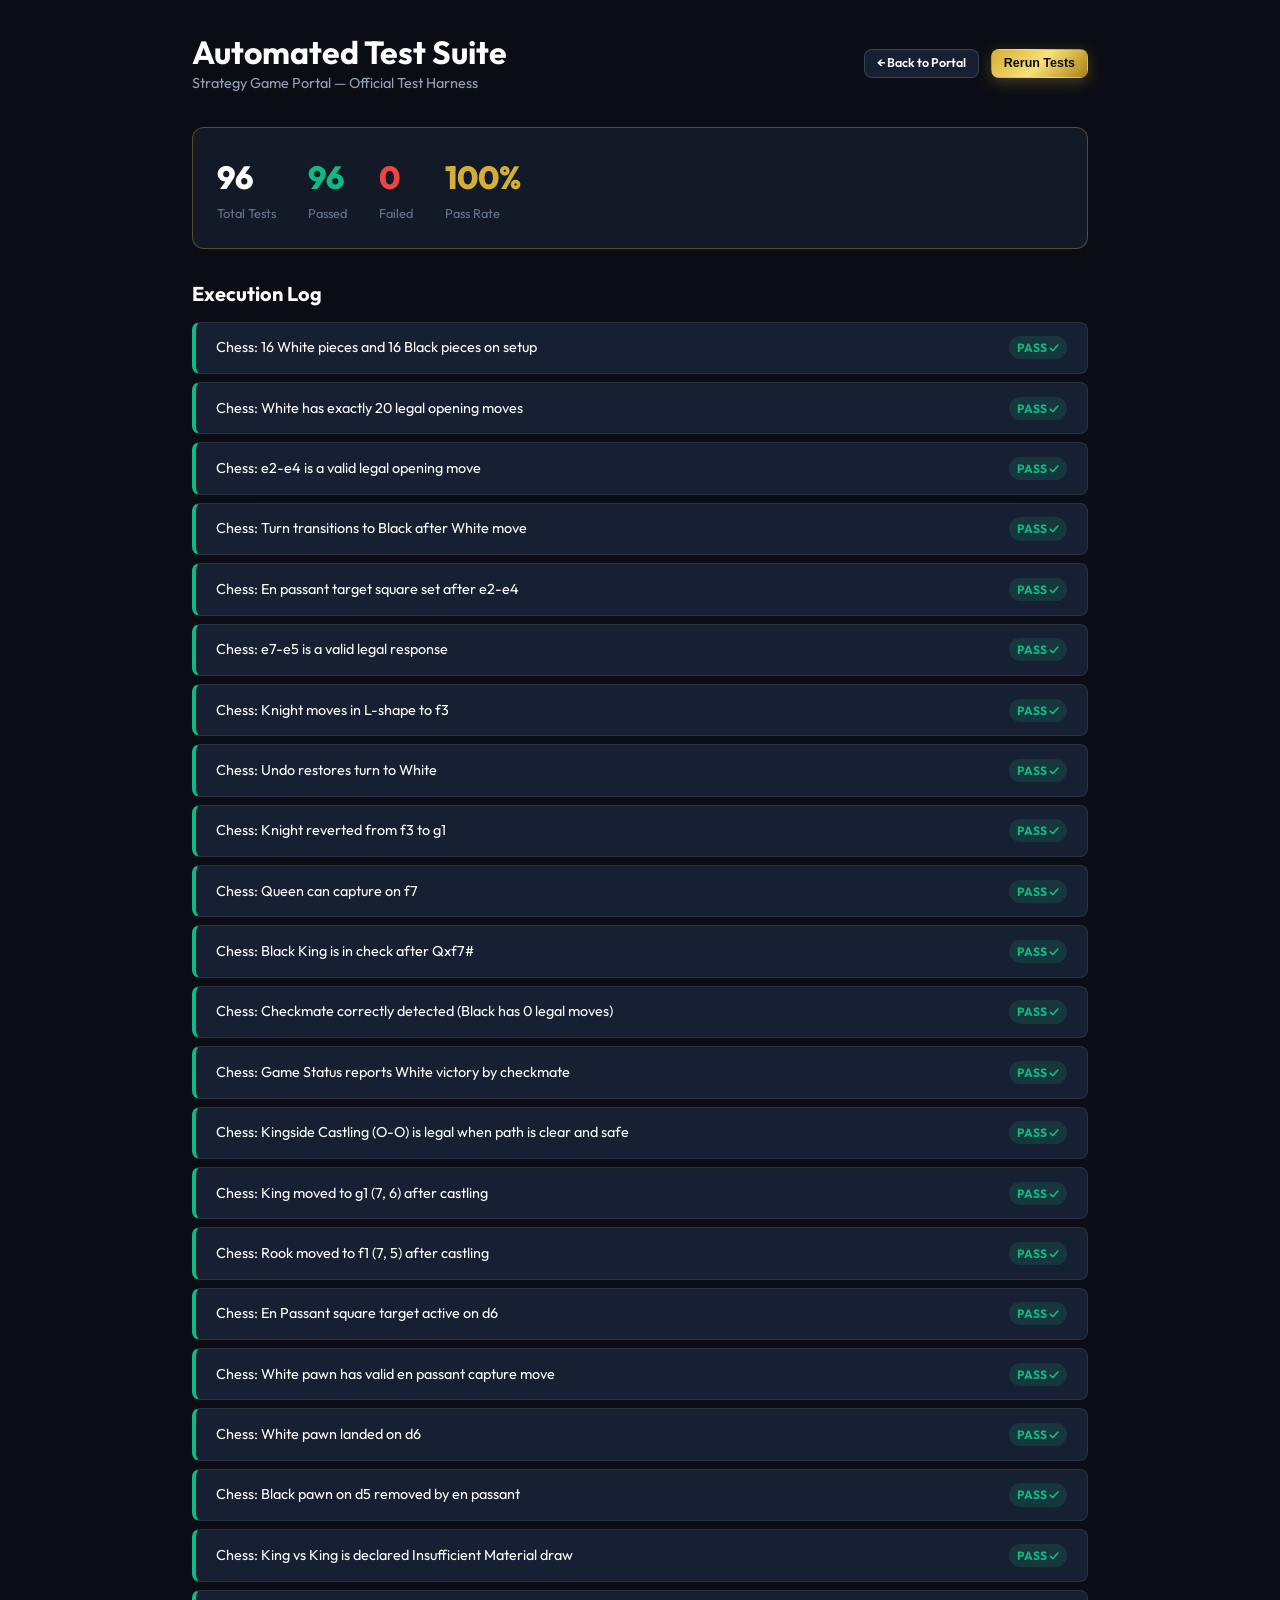
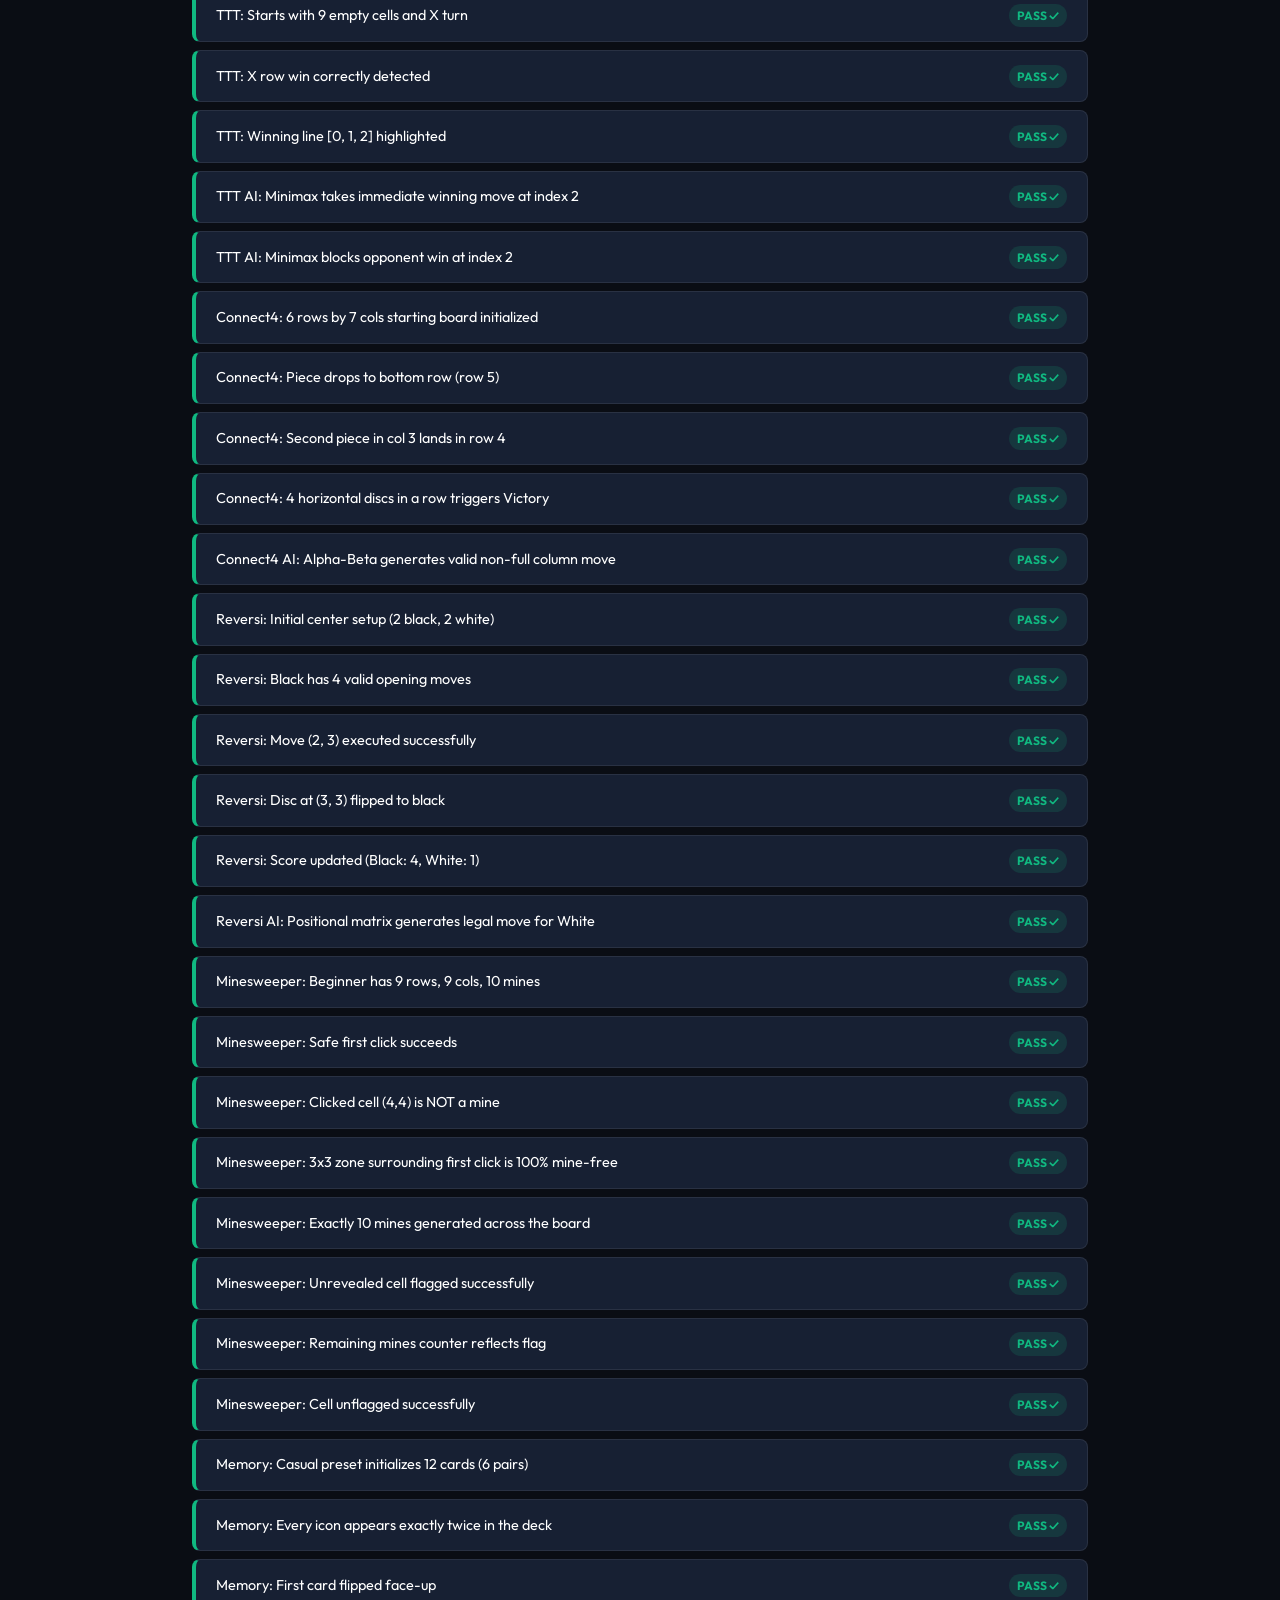
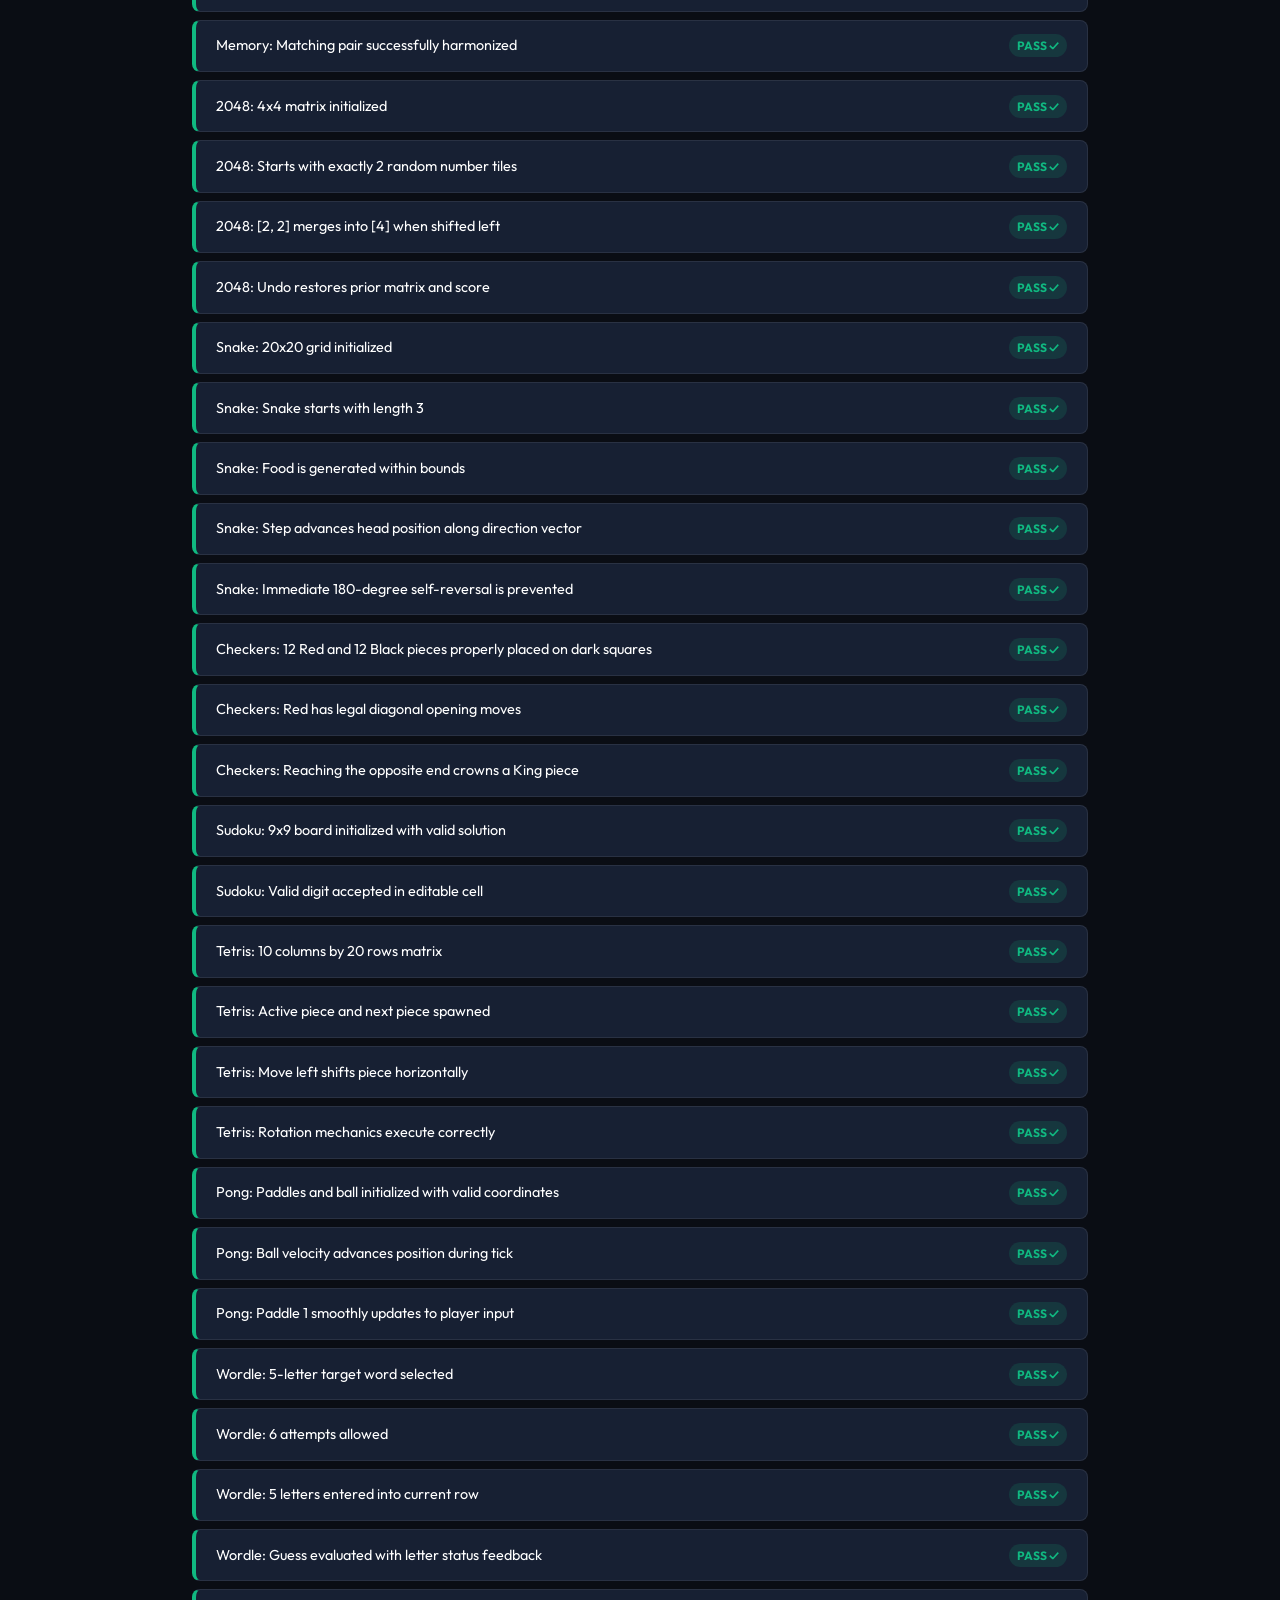
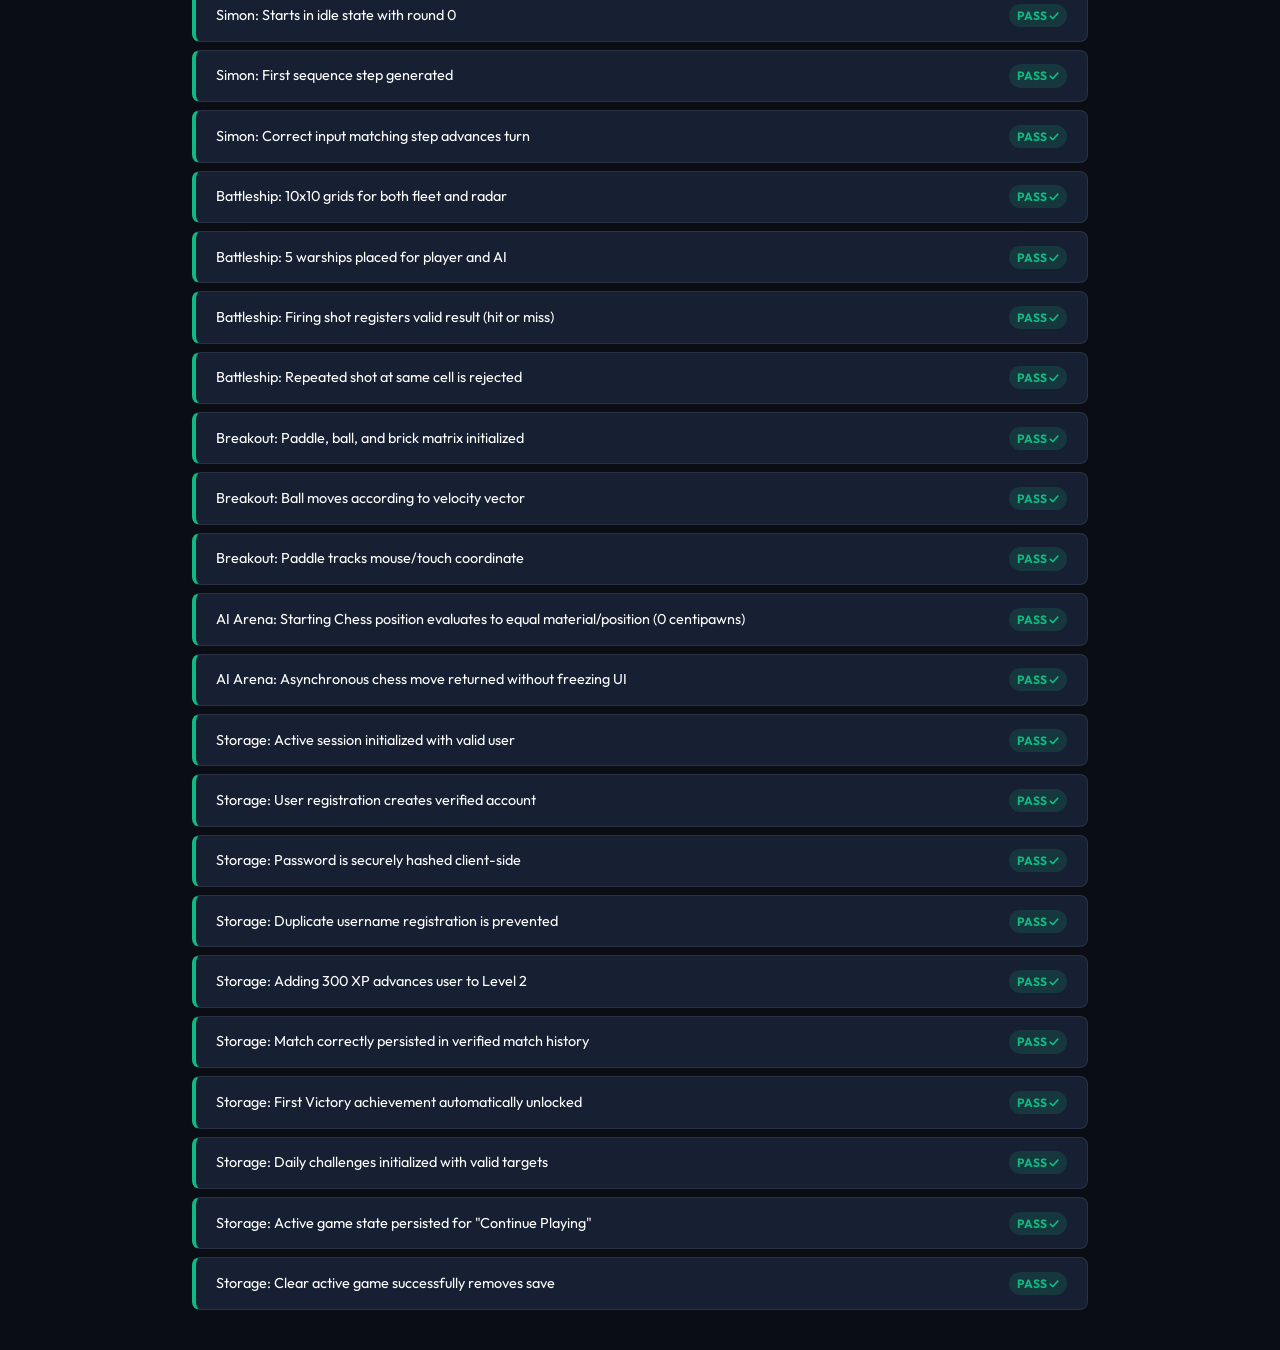
<file: tests.html>
<!DOCTYPE html>
<html lang="en">
<head>
  <meta charset="UTF-8">
  <meta name="viewport" content="width=device-width, initial-scale=1.0">
  <title>Automated Test Suite — Strategy Game Portal</title>
  <link href="https://fonts.googleapis.com/css2?family=Outfit:wght@400;600;700;800&family=Inter:wght@400;500;600&display=swap" rel="stylesheet">
  <link rel="stylesheet" href="style.css">
  <style>
    body { padding: 2rem; max-width: 960px; margin: 0 auto; }
    .test-header { display: flex; justify-content: space-between; align-items: center; margin-bottom: 2rem; }
    .test-summary-card { background: var(--bg-card); border: 1px solid var(--border-gold); padding: 1.5rem; border-radius: var(--border-radius-md); display: flex; gap: 2rem; margin-bottom: 2rem; }
    .test-stat { display: flex; flex-direction: column; }
    .test-stat-val { font-size: 2rem; font-weight: 800; }
    .test-stat-lbl { font-size: 0.8rem; color: var(--text-muted); }
    .test-item { background: var(--bg-surface); border: 1px solid var(--border-subtle); padding: 0.85rem 1.25rem; border-radius: var(--border-radius-sm); margin-bottom: 0.5rem; display: flex; justify-content: space-between; align-items: center; font-size: 0.9rem; }
    .test-item.pass { border-left: 4px solid var(--color-success); }
    .test-item.fail { border-left: 4px solid var(--color-error); background: rgba(239, 68, 68, 0.1); }
    .badge-pass { background: rgba(16, 185, 129, 0.15); color: var(--color-success); font-weight: 700; padding: 2px 8px; border-radius: 12px; font-size: 0.75rem; }
    .badge-fail { background: rgba(239, 68, 68, 0.2); color: var(--color-error); font-weight: 700; padding: 2px 8px; border-radius: 12px; font-size: 0.75rem; }
  </style>
</head>
<body>
  <div class="test-header">
    <div>
      <h1 style="font-size: 2rem;">Automated Test Suite</h1>
      <p style="color: var(--text-secondary); font-size: 0.9rem;">Strategy Game Portal — Official Test Harness</p>
    </div>
    <div style="display: flex; gap: 0.75rem;">
      <a href="index.html" class="btn btn-secondary btn-sm">← Back to Portal</a>
      <button class="btn btn-primary btn-sm" id="rerun-btn">Rerun Tests</button>
    </div>
  </div>

  <div class="test-summary-card">
    <div class="test-stat">
      <span class="test-stat-val" id="stat-total" style="color: var(--text-primary);">0</span>
      <span class="test-stat-lbl">Total Tests</span>
    </div>
    <div class="test-stat">
      <span class="test-stat-val" id="stat-passed" style="color: var(--color-success);">0</span>
      <span class="test-stat-lbl">Passed</span>
    </div>
    <div class="test-stat">
      <span class="test-stat-val" id="stat-failed" style="color: var(--color-error);">0</span>
      <span class="test-stat-lbl">Failed</span>
    </div>
    <div class="test-stat">
      <span class="test-stat-val" id="stat-rate" style="color: var(--accent-gold);">0%</span>
      <span class="test-stat-lbl">Pass Rate</span>
    </div>
  </div>

  <h2 style="font-size: 1.25rem; margin-bottom: 1rem;">Execution Log</h2>
  <div id="test-results-container">
    <p style="color: var(--text-muted);">Running test suite...</p>
  </div>

  <!-- Engines (All 16 Games) -->
  <script src="audio.js"></script>
  <script src="storage.js"></script>
  <script src="chess.js"></script>
  <script src="tictactoe.js"></script>
  <script src="connect4.js"></script>
  <script src="reversi.js"></script>
  <script src="minesweeper.js"></script>
  <script src="memory.js"></script>
  <script src="game_2048.js"></script>
  <script src="game_snake.js"></script>
  <script src="game_checkers.js"></script>
  <script src="game_sudoku.js"></script>
  <script src="game_tetris.js"></script>
  <script src="game_pong.js"></script>
  <script src="game_wordle.js"></script>
  <script src="game_simon.js"></script>
  <script src="game_battleship.js"></script>
  <script src="game_breakout.js"></script>
  <script src="ai.js"></script>
  <script src="test_runner.js"></script>

  <script>
    async function execute() {
      const runner = window.portalTestSuite;
      const res = await runner.runAllTests();

      document.getElementById('stat-total').textContent = res.total;
      document.getElementById('stat-passed').textContent = res.passed;
      document.getElementById('stat-failed').textContent = res.failed;
      const rate = res.total > 0 ? Math.round((res.passed / res.total) * 100) : 0;
      document.getElementById('stat-rate').textContent = rate + '%';

      const container = document.getElementById('test-results-container');
      container.innerHTML = res.results.map(item => `
        <div class="test-item ${item.passed ? 'pass' : 'fail'}">
          <span>${item.name}</span>
          <span class="${item.passed ? 'badge-pass' : 'badge-fail'}">${item.passed ? 'PASS ✓' : 'FAIL ✕'}</span>
        </div>
      `).join('');
    }

    window.addEventListener('DOMContentLoaded', execute);
    document.getElementById('rerun-btn').addEventListener('click', execute);
  </script>
</body>
</html>
</file>
<file: style.css>
/* ==========================================================================
   STRATEGY GAME PORTAL — ULTIMATE EDITION
   Design System & Styling
   ========================================================================== */
:root {
  /* Color Palette - Dark Midnight & Refined Gold */
  --bg-primary: #0a0d14;
  --bg-secondary: #121826;
  --bg-card: rgba(22, 30, 46, 0.75);
  --bg-card-hover: rgba(30, 41, 64, 0.85);
  --bg-surface: #172033;
  --bg-surface-elevated: #1e2942;
  --bg-overlay: rgba(10, 13, 20, 0.88);
  /* Accent Brand Gradients & High-Contrast Metallics */
  --accent-gold: #d4af37;
  --accent-gold-light: #f5d77f;
  --accent-gold-gradient: linear-gradient(135deg, #d4af37 0%, #f9e076 50%, #aa8012 100%);
  --accent-blue: #00d2ff;
  --accent-blue-deep: #0077b6;
  --accent-blue-gradient: linear-gradient(135deg, #00d2ff 0%, #0077b6 100%);
  --accent-cyan: #06b6d4;
  --accent-purple: #a855f7;
  --text-primary: #ffffff;
  --text-secondary: #94a3b8;
  --text-muted: #64748b;
  --text-gold: #f5d77f;
  --color-success: #10b981;
  --color-warning: #f59e0b;
  --color-error: #ef4444;
  --color-info: #38bdf8;
  --color-focus-ring: rgba(212, 175, 55, 0.45);
  --color-surface-glass: rgba(22, 30, 46, 0.85);
  /* Borders & Shadows - Elevated Tactile System */
  --border-subtle: rgba(255, 255, 255, 0.08);
  --border-medium: rgba(255, 255, 255, 0.15);
  --border-gold: rgba(212, 175, 55, 0.35);
  --border-gold-glow: 0 0 15px rgba(212, 175, 55, 0.25);
  --shadow-sm: 0 4px 6px -1px rgba(0, 0, 0, 0.3);
  --shadow-md: 0 10px 15px -3px rgba(0, 0, 0, 0.4);
  --shadow-lg: 0 20px 25px -5px rgba(0, 0, 0, 0.5), 0 8px 10px -6px rgba(0, 0, 0, 0.5);
  --shadow-glow: 0 0 25px rgba(0, 210, 255, 0.15);
  --shadow-gold-soft: 0 8px 24px -4px rgba(212, 175, 55, 0.18);
  --backdrop-blur-md: blur(12px);
  /* Layout - Compact & Streamlined */
  --header-height: 56px;
  --sidebar-width: 228px;
  --sidebar-collapsed-width: 64px;
  --border-radius-sm: 8px;
  --border-radius-md: 12px;
  --border-radius-lg: 16px;
  --border-radius-xl: 20px;
  --font-family-display: 'Outfit', sans-serif;
  --font-family-body: 'Inter', -apple-system, sans-serif;
  /* Transitions & Animation Physics */
  --transition-fast: 0.15s ease;
  --transition-normal: 0.25s cubic-bezier(0.4, 0, 0.2, 1);
  --transition-slow: 0.4s cubic-bezier(0.4, 0, 0.2, 1);
  --pulse-animation-speed: 2s infinite ease-in-out;
  /* Board Colors - Calibrated for Maximum Contrast & Clarity */
  --chess-light: #ececd0;
  --chess-dark: #739552;
  --chess-highlight: rgba(247, 247, 105, 0.55);
  --chess-selected: rgba(20, 180, 240, 0.65);
  --chess-last-move: rgba(155, 199, 0, 0.45);
  --chess-check: rgba(239, 68, 68, 0.65);
}

/* Light Theme Variables */
body.light-theme {
  --bg-primary: #f1f5f9;
  --bg-secondary: #e2e8f0;
  --bg-card: rgba(255, 255, 255, 0.9);
  --bg-card-hover: rgba(255, 255, 255, 1);
  --bg-surface: #ffffff;
  --bg-surface-elevated: #f8fafc;
  
  --text-primary: #0f172a;
  --text-secondary: #475569;
  --text-muted: #94a3b8;
  --text-gold: #b45309;
  
  --border-subtle: rgba(0, 0, 0, 0.08);
  --border-medium: rgba(0, 0, 0, 0.16);
  --border-gold: rgba(180, 83, 9, 0.35);
  --shadow-sm: 0 4px 6px -1px rgba(0, 0, 0, 0.06);
  --shadow-md: 0 10px 15px -3px rgba(0, 0, 0, 0.08);
  --shadow-lg: 0 20px 25px -5px rgba(0, 0, 0, 0.1);
  --shadow-glow: 0 0 25px rgba(0, 119, 182, 0.1);
}

/* Reduced Motion Override */
body.reduced-motion *,
@media (prefers-reduced-motion: reduce) {
  * {
    animation-duration: 0.001ms !important;
    animation-iteration-count: 1 !important;
    transition-duration: 0.001ms !important;
  }
}

/* Base Styles */
* {
  box-sizing: border-box;
  margin: 0;
  padding: 0;
  -webkit-font-smoothing: antialiased;
  -moz-osx-font-smoothing: grayscale;
}

body {
  font-family: 'Outfit', 'Inter', -apple-system, BlinkMacSystemFont, 'Segoe UI', Roboto, sans-serif;
  background-color: var(--bg-primary);
  color: var(--text-primary);
  min-height: 100vh;
  overflow-x: hidden;
  line-height: 1.6;
}

/* Background Atmosphere */
.ambient-background {
  position: fixed;
  top: 0;
  left: 0;
  width: 100vw;
  height: 100vh;
  pointer-events: none;
  z-index: 0;
  background: 
    radial-gradient(circle at 15% 20%, rgba(0, 210, 255, 0.04) 0%, transparent 40%),
    radial-gradient(circle at 85% 75%, rgba(212, 175, 55, 0.04) 0%, transparent 40%),
    radial-gradient(circle at 50% 50%, rgba(18, 24, 38, 0.5) 0%, transparent 100%);
}

/* Top App Header */
.app-header {
  position: fixed;
  top: 0;
  left: 0;
  right: 0;
  height: var(--header-height);
  background: rgba(10, 13, 20, 0.85);
  backdrop-filter: blur(12px);
  -webkit-backdrop-filter: blur(12px);
  border-bottom: 1px solid var(--border-subtle);
  display: flex;
  align-items: center;
  justify-content: space-between;
  padding: 0 1.5rem;
  z-index: 100;
  transition: var(--transition-normal);
}

.header-left {
  display: flex;
  align-items: center;
  gap: 1.25rem;
}

.menu-toggle-btn {
  background: transparent;
  border: 1px solid var(--border-subtle);
  color: var(--text-primary);
  width: 40px;
  height: 40px;
  border-radius: var(--border-radius-sm);
  display: flex;
  align-items: center;
  justify-content: center;
  cursor: pointer;
  transition: var(--transition-fast);
}

.menu-toggle-btn:hover {
  background: var(--bg-surface);
  border-color: var(--border-medium);
}

.brand-container {
  display: flex;
  align-items: center;
  gap: 0.75rem;
  text-decoration: none;
  color: var(--text-primary);
  cursor: pointer;
}

.brand-logo-icon {
  width: 36px;
  height: 36px;
  background: var(--accent-gold-gradient);
  border-radius: 8px;
  display: flex;
  align-items: center;
  justify-content: center;
  color: #000;
  font-weight: 800;
  font-size: 1.25rem;
  box-shadow: 0 2px 10px rgba(212, 175, 55, 0.3);
}

.brand-text-block {
  display: flex;
  flex-direction: column;
}

.brand-title {
  font-size: 1.15rem;
  font-weight: 800;
  letter-spacing: 0.05em;
  background: linear-gradient(90deg, #fff 0%, #cbd5e1 100%);
  -webkit-background-clip: text;
  -webkit-text-fill-color: transparent;
}

.brand-badge {
  font-size: 0.65rem;
  font-weight: 700;
  color: var(--accent-gold);
  letter-spacing: 0.12em;
  text-transform: uppercase;
}

.header-right {
  display: flex;
  align-items: center;
  gap: 1rem;
}

.header-action-btn {
  background: var(--bg-surface);
  border: 1px solid var(--border-subtle);
  color: var(--text-secondary);
  width: 40px;
  height: 40px;
  border-radius: var(--border-radius-sm);
  display: flex;
  align-items: center;
  justify-content: center;
  cursor: pointer;
  position: relative;
  transition: var(--transition-fast);
}

.header-action-btn:hover {
  color: var(--text-primary);
  background: var(--bg-surface-elevated);
  border-color: var(--border-medium);
}

.user-status-pill {
  display: flex;
  align-items: center;
  gap: 0.75rem;
  padding: 0.35rem 0.85rem 0.35rem 0.45rem;
  background: var(--bg-surface);
  border: 1px solid var(--border-subtle);
  border-radius: 30px;
  cursor: pointer;
  transition: var(--transition-fast);
}

.user-status-pill:hover {
  border-color: var(--border-gold);
  background: var(--bg-surface-elevated);
}

.user-avatar-mini {
  width: 32px;
  height: 32px;
  border-radius: 50%;
  background: var(--accent-blue-gradient);
  display: flex;
  align-items: center;
  justify-content: center;
  font-size: 0.85rem;
  font-weight: 700;
  color: #fff;
  border: 2px solid var(--accent-gold);
}

.user-info-mini {
  display: flex;
  flex-direction: column;
  line-height: 1.1;
  text-align: left;
}

.user-name-mini {
  font-size: 0.85rem;
  font-weight: 600;
  color: var(--text-primary);
}

.user-level-mini {
  font-size: 0.7rem;
  color: var(--accent-gold);
  font-weight: 600;
}

/* App Layout - Sidebar + Main Content */
.app-container {
  display: flex;
  padding-top: var(--header-height);
  min-height: 100vh;
  position: relative;
  z-index: 10;
}

/* Sidebar Navigation */
.app-sidebar {
  width: var(--sidebar-width);
  position: fixed;
  top: var(--header-height);
  bottom: 0;
  left: 0;
  background: rgba(18, 24, 38, 0.95);
  backdrop-filter: blur(12px);
  border-right: 1px solid var(--border-subtle);
  display: flex;
  flex-direction: column;
  justify-content: space-between;
  overflow-y: auto;
  overflow-x: hidden;
  padding: 1.25rem 0.75rem;
  z-index: 90;
  transition: width var(--transition-normal), transform var(--transition-normal);
}

.app-sidebar.collapsed {
  width: var(--sidebar-collapsed-width);
}

.app-sidebar.collapsed .nav-text,
.app-sidebar.collapsed .nav-badge,
.app-sidebar.collapsed .sidebar-section-title {
  display: none;
}

.app-sidebar.collapsed .nav-item {
  justify-content: center;
  padding: 0.75rem 0;
}

.sidebar-nav-group {
  display: flex;
  flex-direction: column;
  gap: 0.25rem;
  margin-bottom: 1.5rem;
}

.sidebar-section-title {
  font-size: 0.7rem;
  font-weight: 700;
  text-transform: uppercase;
  color: var(--text-muted);
  letter-spacing: 0.1em;
  padding: 0.5rem 0.85rem;
  margin-top: 0.5rem;
}

.nav-item {
  display: flex;
  align-items: center;
  gap: 0.85rem;
  padding: 0.75rem 0.85rem;
  color: var(--text-secondary);
  border-radius: var(--border-radius-sm);
  text-decoration: none;
  font-size: 0.9rem;
  font-weight: 500;
  cursor: pointer;
  border: 1px solid transparent;
  transition: var(--transition-fast);
  position: relative;
}

.nav-item:hover {
  color: var(--text-primary);
  background: rgba(255, 255, 255, 0.05);
}

.nav-item.active {
  color: var(--text-primary);
  background: rgba(212, 175, 55, 0.12);
  border-color: var(--border-gold);
  font-weight: 600;
}

.nav-item.active::before {
  content: '';
  position: absolute;
  left: 0;
  top: 15%;
  bottom: 15%;
  width: 4px;
  background: var(--accent-gold);
  border-radius: 0 4px 4px 0;
}

.nav-icon {
  width: 20px;
  height: 20px;
  display: flex;
  align-items: center;
  justify-content: center;
  flex-shrink: 0;
}

.nav-text {
  flex-grow: 1;
  white-space: nowrap;
}

.nav-badge {
  font-size: 0.68rem;
  font-weight: 700;
  padding: 0.15rem 0.5rem;
  border-radius: 12px;
  background: var(--accent-blue-deep);
  color: #fff;
}

.sidebar-footer {
  padding-top: 1rem;
  border-top: 1px solid var(--border-subtle);
  display: flex;
  flex-direction: column;
  gap: 0.5rem;
}

.system-status-indicator {
  display: flex;
  align-items: center;
  gap: 0.5rem;
  font-size: 0.75rem;
  color: var(--text-muted);
  padding: 0.4rem 0.85rem;
}

.status-dot {
  width: 8px;
  height: 8px;
  border-radius: 50%;
  background: var(--color-success);
  box-shadow: 0 0 8px var(--color-success);
}

/* Main Content Area */
.main-content {
  margin-left: var(--sidebar-width);
  flex-grow: 1;
  padding: 1.25rem 1.75rem;
  min-height: calc(100vh - var(--header-height));
  width: calc(100% - var(--sidebar-width));
  transition: margin-left var(--transition-normal), width var(--transition-normal);
}

.app-sidebar.collapsed ~ .main-content {
  margin-left: var(--sidebar-collapsed-width);
  width: calc(100% - var(--sidebar-collapsed-width));
}

/* View Container System (SPA tabs) */
.view-panel {
  display: none;
  animation: fadeIn 0.25s ease forwards;
}

.view-panel.active-view {
  display: block;
}

@keyframes fadeIn {
  from {
    opacity: 0;
    transform: translateY(6px);
  }
  to {
    opacity: 1;
    transform: translateY(0);
  }
}

/* Typography & General Classes */
h1, h2, h3, h4, h5, h6 {
  color: var(--text-primary);
  font-weight: 700;
  line-height: 1.25;
}

.section-header {
  margin-bottom: 1.5rem;
  display: flex;
  justify-content: space-between;
  align-items: flex-end;
  flex-wrap: wrap;
  gap: 1rem;
}

.section-title {
  font-size: 1.6rem;
  letter-spacing: -0.02em;
  display: flex;
  align-items: center;
  gap: 0.75rem;
}

.section-subtitle {
  color: var(--text-secondary);
  font-size: 0.9rem;
  margin-top: 0.2rem;
}

/* Common Buttons */
.btn {
  display: inline-flex;
  align-items: center;
  justify-content: center;
  gap: 0.5rem;
  padding: 0.55rem 1.15rem;
  border-radius: var(--border-radius-sm);
  font-size: 0.85rem;
  font-weight: 600;
  cursor: pointer;
  border: 1px solid transparent;
  transition: var(--transition-fast);
  text-decoration: none;
  line-height: 1.2;
}

.btn:active {
  transform: scale(0.98);
}

.btn-primary {
  background: var(--accent-gold-gradient);
  color: #0b0f19;
  box-shadow: 0 4px 15px rgba(212, 175, 55, 0.3);
}

.btn-primary:hover {
  box-shadow: 0 6px 20px rgba(212, 175, 55, 0.45);
  transform: translateY(-1px);
}

.btn-secondary {
  background: var(--bg-surface);
  border-color: var(--border-medium);
  color: var(--text-primary);
}

.btn-secondary:hover {
  background: var(--bg-surface-elevated);
  border-color: var(--accent-gold);
}

.btn-electric {
  background: var(--accent-blue-gradient);
  color: #ffffff;
  box-shadow: 0 4px 15px rgba(0, 210, 255, 0.3);
}

.btn-electric:hover {
  box-shadow: 0 6px 20px rgba(0, 210, 255, 0.5);
  transform: translateY(-1px);
}

.btn-danger {
  background: rgba(239, 68, 68, 0.15);
  border-color: rgba(239, 68, 68, 0.4);
  color: #fca5a5;
}

.btn-danger:hover {
  background: rgba(239, 68, 68, 0.3);
  border-color: var(--color-error);
  color: #fff;
}

.btn-sm {
  padding: 0.35rem 0.75rem;
  font-size: 0.78rem;
}

.btn-lg {
  padding: 0.7rem 1.4rem;
  font-size: 0.95rem;
  border-radius: var(--border-radius-md);
}

/* Glassmorphism Cards */
.portal-card {
  background: var(--bg-card);
  backdrop-filter: blur(14px);
  -webkit-backdrop-filter: blur(14px);
  border: 1px solid var(--border-subtle);
  border-radius: var(--border-radius-md);
  padding: 1.25rem;
  box-shadow: var(--shadow-md);
  transition: var(--transition-normal);
  position: relative;
  overflow: hidden;
}

.portal-card:hover {
  border-color: var(--border-medium);
  box-shadow: var(--shadow-lg);
}

.portal-card.card-interactive:hover {
  transform: translateY(-3px);
  border-color: var(--border-gold);
}

/* ==========================================================================
   VIEW: HOME / LANDING PAGE
   ========================================================================== */

.hero-section {
  display: grid;
  grid-template-columns: 1.2fr 0.8fr;
  gap: 2rem;
  align-items: center;
  padding: 1.5rem 0;
  margin-bottom: 2rem;
}

.hero-badge {
  display: inline-flex;
  align-items: center;
  gap: 0.45rem;
  padding: 0.35rem 0.85rem;
  background: rgba(212, 175, 55, 0.12);
  border: 1px solid var(--border-gold);
  border-radius: 30px;
  color: var(--accent-gold);
  font-size: 0.75rem;
  font-weight: 700;
  letter-spacing: 0.08em;
  text-transform: uppercase;
  margin-bottom: 1rem;
}

.hero-title {
  font-size: 2.35rem;
  line-height: 1.15;
  font-weight: 800;
  letter-spacing: -0.025em;
  margin-bottom: 0.85rem;
}

.hero-title .text-gradient-gold {
  background: var(--accent-gold-gradient);
  -webkit-background-clip: text;
  -webkit-text-fill-color: transparent;
}

.hero-subtitle {
  font-size: 0.95rem;
  color: var(--text-secondary);
  line-height: 1.55;
  max-width: 520px;
  margin-bottom: 1.5rem;
}

.hero-cta-group {
  display: flex;
  gap: 0.85rem;
  flex-wrap: wrap;
  margin-bottom: 1.75rem;
}

.hero-metrics {
  display: flex;
  gap: 2rem;
  padding-top: 1.25rem;
  border-top: 1px solid var(--border-subtle);
}

.metric-item {
  display: flex;
  flex-direction: column;
}

.metric-val {
  font-size: 1.65rem;
  font-weight: 800;
  color: var(--text-primary);
}

.metric-lbl {
  font-size: 0.8rem;
  color: var(--text-muted);
}

.hero-illustration {
  position: relative;
  display: flex;
  justify-content: center;
  align-items: center;
}

.hero-visual-card {
  width: 100%;
  max-width: 440px;
  aspect-ratio: 1;
  background: linear-gradient(145deg, rgba(23, 32, 51, 0.85) 0%, rgba(10, 13, 20, 0.95) 100%);
  border: 1px solid var(--border-gold);
  box-shadow: 0 0 50px rgba(212, 175, 55, 0.15), var(--shadow-lg);
  border-radius: var(--border-radius-xl);
  padding: 1.75rem;
  display: flex;
  flex-direction: column;
  justify-content: space-between;
}

.hero-board-mini-grid {
  display: grid;
  grid-template-columns: repeat(4, 1fr);
  gap: 8px;
  margin: 1.5rem 0;
}

.hero-board-cell {
  aspect-ratio: 1;
  background: rgba(255, 255, 255, 0.04);
  border-radius: 8px;
  border: 1px solid var(--border-subtle);
  display: flex;
  align-items: center;
  justify-content: center;
  font-size: 1.5rem;
  color: var(--accent-gold);
}

.hero-board-cell.gold-active {
  background: rgba(212, 175, 55, 0.2);
  border-color: var(--accent-gold);
  box-shadow: 0 0 12px rgba(212, 175, 55, 0.3);
}

.hero-board-cell.blue-active {
  background: rgba(0, 210, 255, 0.2);
  border-color: var(--accent-blue);
  box-shadow: 0 0 12px rgba(0, 210, 255, 0.3);
  color: var(--accent-blue);
}

/* Featured Games Grid */
.games-grid {
  display: grid;
  grid-template-columns: repeat(auto-fill, minmax(320px, 1fr));
  gap: 1.5rem;
}

.game-card {
  display: flex;
  flex-direction: column;
  height: 100%;
}

.game-card-banner {
  height: 150px;
  background: linear-gradient(135deg, #1b2438 0%, #101624 100%);
  border-radius: var(--border-radius-md);
  margin-bottom: 1.25rem;
  display: flex;
  align-items: center;
  justify-content: center;
  position: relative;
  overflow: hidden;
  border: 1px solid var(--border-subtle);
}

.game-banner-icon {
  font-size: 3.5rem;
  filter: drop-shadow(0 4px 12px rgba(0, 0, 0, 0.6));
  transition: transform var(--transition-normal);
}

.game-card:hover .game-banner-icon {
  transform: scale(1.1) rotate(2deg);
}

.game-badge-category {
  position: absolute;
  top: 10px;
  right: 10px;
  padding: 0.25rem 0.65rem;
  background: rgba(0, 0, 0, 0.6);
  backdrop-filter: blur(8px);
  border-radius: 20px;
  font-size: 0.7rem;
  font-weight: 600;
  color: var(--accent-gold);
  border: 1px solid var(--border-gold);
}

.game-card-content {
  display: flex;
  flex-direction: column;
  flex-grow: 1;
}

.game-card-title {
  font-size: 1.25rem;
  font-weight: 700;
  margin-bottom: 0.4rem;
}

.game-card-desc {
  font-size: 0.85rem;
  color: var(--text-secondary);
  margin-bottom: 1.25rem;
  flex-grow: 1;
}

.game-card-meta {
  display: flex;
  justify-content: space-between;
  align-items: center;
  padding-top: 1rem;
  border-top: 1px solid var(--border-subtle);
  margin-bottom: 1.25rem;
  font-size: 0.8rem;
  color: var(--text-muted);
}

.game-card-actions {
  display: grid;
  grid-template-columns: 1fr 1fr;
  gap: 0.75rem;
}

/* ==========================================================================
   VIEW: DASHBOARD
   ========================================================================== */

.dashboard-hero-card {
  background: linear-gradient(135deg, rgba(27, 36, 56, 0.85) 0%, rgba(15, 20, 31, 0.95) 100%);
  border: 1px solid var(--border-gold);
  border-radius: var(--border-radius-lg);
  padding: 2rem;
  margin-bottom: 2rem;
  display: flex;
  justify-content: space-between;
  align-items: center;
  flex-wrap: wrap;
  gap: 1.5rem;
}

.dash-user-welcome {
  display: flex;
  align-items: center;
  gap: 1.5rem;
}

.dash-avatar-large {
  width: 72px;
  height: 72px;
  border-radius: 50%;
  background: var(--accent-blue-gradient);
  display: flex;
  align-items: center;
  justify-content: center;
  font-size: 2rem;
  color: #fff;
  border: 3px solid var(--accent-gold);
  box-shadow: 0 0 20px rgba(212, 175, 55, 0.35);
}

.dash-xp-progress-bar-container {
  width: 100%;
  max-width: 320px;
  margin-top: 0.5rem;
}

.progress-label-flex {
  display: flex;
  justify-content: space-between;
  font-size: 0.75rem;
  margin-bottom: 0.35rem;
  color: var(--text-secondary);
}

.progress-track {
  height: 8px;
  background: rgba(255, 255, 255, 0.1);
  border-radius: 4px;
  overflow: hidden;
}

.progress-fill {
  height: 100%;
  background: var(--accent-gold-gradient);
  border-radius: 4px;
  transition: width 0.5s ease;
}

.stats-summary-grid {
  display: grid;
  grid-template-columns: repeat(auto-fit, minmax(200px, 1fr));
  gap: 1.25rem;
  margin-bottom: 2rem;
}

.stat-box {
  background: var(--bg-card);
  border: 1px solid var(--border-subtle);
  border-radius: var(--border-radius-md);
  padding: 1.25rem;
  display: flex;
  align-items: center;
  gap: 1rem;
}

.stat-icon-wrapper {
  width: 48px;
  height: 48px;
  border-radius: var(--border-radius-sm);
  display: flex;
  align-items: center;
  justify-content: center;
  font-size: 1.35rem;
  background: rgba(212, 175, 55, 0.12);
  color: var(--accent-gold);
}

.stat-icon-wrapper.blue {
  background: rgba(0, 210, 255, 0.12);
  color: var(--accent-blue);
}

.stat-icon-wrapper.green {
  background: rgba(16, 185, 129, 0.12);
  color: var(--color-success);
}

.stat-icon-wrapper.purple {
  background: rgba(168, 85, 247, 0.12);
  color: #c084fc;
}

.stat-info-col {
  display: flex;
  flex-direction: column;
}

.stat-number {
  font-size: 1.5rem;
  font-weight: 800;
  line-height: 1.1;
}

.stat-label {
  font-size: 0.8rem;
  color: var(--text-muted);
}

/* Dashboard Two-Column Section */
.dashboard-columns {
  display: grid;
  grid-template-columns: 1.3fr 0.7fr;
  gap: 2rem;
}

/* ==========================================================================
   GAME VIEW & GAME ENGINE SHELL
   ========================================================================== */

.game-shell-container {
  display: flex;
  flex-direction: column;
  gap: 1.25rem;
  max-width: 1040px;
  margin: 0 auto;
}

.game-shell-header {
  display: flex;
  justify-content: space-between;
  align-items: center;
  background: var(--bg-card);
  padding: 1rem 1.5rem;
  border-radius: var(--border-radius-md);
  border: 1px solid var(--border-subtle);
  flex-wrap: wrap;
  gap: 1rem;
}

.game-meta-group {
  display: flex;
  align-items: center;
  gap: 1rem;
}

.game-title-badge {
  font-size: 1.3rem;
  font-weight: 700;
  display: flex;
  align-items: center;
  gap: 0.5rem;
}

.game-status-chip {
  padding: 0.25rem 0.75rem;
  border-radius: 20px;
  font-size: 0.75rem;
  font-weight: 600;
  background: rgba(0, 210, 255, 0.15);
  color: var(--accent-blue);
  border: 1px solid rgba(0, 210, 255, 0.3);
}

.game-controls-toolbar {
  display: flex;
  align-items: center;
  gap: 0.6rem;
  flex-wrap: wrap;
}

.game-stage-layout {
  display: grid;
  grid-template-columns: 1fr 320px;
  gap: 1.5rem;
  align-items: start;
}

.game-board-viewport {
  background: var(--bg-card);
  border: 1px solid var(--border-subtle);
  border-radius: var(--border-radius-md);
  padding: 0.85rem 1rem;
  display: flex;
  flex-direction: column;
  align-items: center;
  justify-content: center;
  min-height: auto;
  position: relative;
  overflow: hidden;
}

.game-sidebar-panel {
  display: flex;
  flex-direction: column;
  gap: 0.85rem;
}

/* Player Indicator Bars */
.player-vs-bar {
  display: flex;
  justify-content: space-between;
  align-items: center;
  padding: 0.4rem 0.85rem;
  background: var(--bg-surface);
  border: 1px solid var(--border-subtle);
  border-radius: var(--border-radius-sm);
  width: 100%;
  max-width: 480px;
}

.player-vs-card {
  display: flex;
  align-items: center;
  gap: 0.6rem;
}

.player-vs-card.active-turn {
  position: relative;
}

.player-vs-card.active-turn::after {
  content: 'TURN';
  position: absolute;
  top: -8px;
  left: 32px;
  font-size: 0.55rem;
  font-weight: 800;
  background: var(--accent-gold);
  color: #000;
  padding: 1px 5px;
  border-radius: 3px;
  letter-spacing: 0.05em;
}

.player-turn-dot {
  width: 10px;
  height: 10px;
  border-radius: 50%;
  border: 2px solid var(--border-subtle);
}

.turn-white {
  background: #ffffff;
}

.turn-black {
  background: #111827;
  border-color: #4b5563;
}

.game-clock {
  font-family: 'Courier New', Courier, monospace;
  font-size: 0.95rem;
  font-weight: 700;
  padding: 0.15rem 0.5rem;
  background: rgba(0, 0, 0, 0.4);
  border-radius: 5px;
  border: 1px solid var(--border-subtle);
}

/* ==========================================================================
   GAME A: CHESS BOARD & PIECES
   ========================================================================== */

.chess-wrapper {
  display: flex;
  flex-direction: column;
  align-items: center;
  gap: 0.5rem;
  width: 100%;
  max-width: 420px;
}

.chess-board {
  display: grid;
  grid-template-columns: repeat(8, 1fr);
  grid-template-rows: repeat(8, 1fr);
  width: 100%;
  aspect-ratio: 1;
  border: 4px solid #334155;
  border-radius: 6px;
  box-shadow: 0 10px 25px rgba(0, 0, 0, 0.6);
  user-select: none;
  touch-action: manipulation;
}

.chess-square {
  display: flex;
  align-items: center;
  justify-content: center;
  position: relative;
  cursor: pointer;
  font-size: clamp(1.8rem, 4.5vw, 2.75rem);
  line-height: 1;
  transition: background-color var(--transition-fast);
}

.chess-square.light {
  background-color: var(--chess-light);
  color: #1a1a1a;
}

.chess-square.dark {
  background-color: var(--chess-dark);
  color: #1a1a1a;
}

.chess-square.selected {
  background-color: var(--chess-selected) !important;
}

.chess-square.last-move {
  background-color: var(--chess-last-move) !important;
}

.chess-square.in-check {
  background-color: var(--chess-check) !important;
  animation: pulseCheck 1s infinite alternate;
}

@keyframes pulseCheck {
  from { box-shadow: inset 0 0 10px rgba(239, 68, 68, 0.8); }
  to { box-shadow: inset 0 0 25px rgba(239, 68, 68, 1); }
}

.chess-square.valid-target::after {
  content: '';
  position: absolute;
  width: 28%;
  height: 28%;
  background: rgba(0, 0, 0, 0.25);
  border-radius: 50%;
  pointer-events: none;
}

.chess-square.valid-capture::after {
  content: '';
  position: absolute;
  inset: 4px;
  border: 4px solid rgba(239, 68, 68, 0.55);
  border-radius: 50%;
  pointer-events: none;
}

.chess-piece {
  filter: drop-shadow(0 2px 4px rgba(0, 0, 0, 0.35));
  transition: transform var(--transition-fast);
  z-index: 2;
}

.chess-piece.white-piece {
  color: #ffffff;
  -webkit-text-stroke: 1px #111;
  text-shadow: 0 1px 3px rgba(0, 0, 0, 0.7);
}

.chess-piece.black-piece {
  color: #1a1e29;
  -webkit-text-stroke: 0.5px #64748b;
  text-shadow: 0 1px 2px rgba(255, 255, 255, 0.2);
}

.chess-square:hover .chess-piece {
  transform: scale(1.08);
}

.move-history-box {
  background: var(--bg-surface);
  border: 1px solid var(--border-subtle);
  border-radius: var(--border-radius-md);
  padding: 1rem;
  max-height: 220px;
  overflow-y: auto;
  font-family: monospace;
  font-size: 0.85rem;
}

.move-list-table {
  width: 100%;
  border-collapse: collapse;
}

.move-list-table th, .move-list-table td {
  padding: 0.3rem 0.5rem;
  text-align: left;
}

.move-list-table tr:nth-child(even) {
  background: rgba(255, 255, 255, 0.02);
}

/* ==========================================================================
   GAME B: TIC-TAC-TOE
   ========================================================================== */

.ttt-container {
  display: flex;
  flex-direction: column;
  align-items: center;
  gap: 1.5rem;
  width: 100%;
  max-width: 420px;
}

.ttt-board {
  display: grid;
  grid-template-columns: repeat(3, 1fr);
  gap: 12px;
  width: 100%;
  aspect-ratio: 1;
  position: relative;
}

.ttt-cell {
  background: var(--bg-surface);
  border: 2px solid var(--border-subtle);
  border-radius: var(--border-radius-md);
  display: flex;
  align-items: center;
  justify-content: center;
  cursor: pointer;
  font-size: clamp(2.5rem, 8vw, 4.5rem);
  font-weight: 800;
  transition: var(--transition-fast);
  user-select: none;
}

.ttt-cell:hover {
  background: var(--bg-surface-elevated);
  border-color: var(--accent-gold);
}

.ttt-cell.x-mark {
  color: var(--accent-blue);
  text-shadow: 0 0 15px rgba(0, 210, 255, 0.5);
}

.ttt-cell.o-mark {
  color: var(--accent-gold);
  text-shadow: 0 0 15px rgba(212, 175, 55, 0.5);
}

.ttt-cell.winning-cell {
  background: rgba(16, 185, 129, 0.2);
  border-color: var(--color-success);
  animation: victoryPulse 1.2s infinite alternate;
}

@keyframes victoryPulse {
  from { transform: scale(1); }
  to { transform: scale(1.03); box-shadow: 0 0 20px var(--color-success); }
}

/* ==========================================================================
   GAME C: CONNECT FOUR
   ========================================================================== */

.c4-container {
  display: flex;
  flex-direction: column;
  align-items: center;
  gap: 1rem;
  width: 100%;
  max-width: 540px;
}

.c4-board {
  background: #1e3a8a;
  padding: 12px;
  border-radius: var(--border-radius-lg);
  box-shadow: 0 12px 30px rgba(0, 0, 0, 0.6), inset 0 2px 6px rgba(255, 255, 255, 0.2);
  display: grid;
  grid-template-columns: repeat(7, 1fr);
  gap: 8px;
  width: 100%;
}

.c4-col-btn {
  display: flex;
  flex-direction: column;
  gap: 8px;
  background: transparent;
  border: none;
  cursor: pointer;
  padding: 0;
}

.c4-col-btn:hover .c4-slot.empty-hover {
  background: rgba(255, 255, 255, 0.15);
}

.c4-slot {
  aspect-ratio: 1;
  border-radius: 50%;
  background: #0b1329;
  box-shadow: inset 0 4px 8px rgba(0, 0, 0, 0.8);
  display: flex;
  align-items: center;
  justify-content: center;
  transition: transform var(--transition-fast);
}

.c4-slot.red-disc {
  background: radial-gradient(circle at 35% 35%, #ef4444 0%, #991b1b 100%);
  box-shadow: inset 0 2px 4px rgba(255, 255, 255, 0.4), 0 3px 6px rgba(0, 0, 0, 0.4);
  animation: dropIn 0.3s cubic-bezier(0.175, 0.885, 0.32, 1.275);
}

.c4-slot.yellow-disc {
  background: radial-gradient(circle at 35% 35%, #fbbf24 0%, #b45309 100%);
  box-shadow: inset 0 2px 4px rgba(255, 255, 255, 0.4), 0 3px 6px rgba(0, 0, 0, 0.4);
  animation: dropIn 0.3s cubic-bezier(0.175, 0.885, 0.32, 1.275);
}

.c4-slot.winning-disc {
  animation: pulseWin 0.8s infinite alternate;
}

@keyframes dropIn {
  from { transform: translateY(-80px); opacity: 0.5; }
  to { transform: translateY(0); opacity: 1; }
}

@keyframes pulseWin {
  from { transform: scale(1); box-shadow: 0 0 10px #fff; }
  to { transform: scale(1.1); box-shadow: 0 0 25px var(--accent-gold); }
}

/* ==========================================================================
   GAME D: REVERSI / OTHELLO
   ========================================================================== */

.reversi-container {
  display: flex;
  flex-direction: column;
  align-items: center;
  gap: 1rem;
  width: 100%;
  max-width: 480px;
}

.reversi-board {
  display: grid;
  grid-template-columns: repeat(8, 1fr);
  gap: 4px;
  background: #064e3b;
  padding: 8px;
  border-radius: var(--border-radius-md);
  border: 4px solid #022c22;
  box-shadow: 0 10px 25px rgba(0, 0, 0, 0.6);
  width: 100%;
  aspect-ratio: 1;
}

.reversi-cell {
  background: #047857;
  border-radius: 4px;
  display: flex;
  align-items: center;
  justify-content: center;
  cursor: pointer;
  position: relative;
  transition: background-color var(--transition-fast);
}

.reversi-cell:hover {
  background: #059669;
}

.reversi-disc {
  width: 82%;
  height: 82%;
  border-radius: 50%;
  transition: transform 0.4s ease;
}

.reversi-disc.black {
  background: radial-gradient(circle at 35% 35%, #374151 0%, #111827 100%);
  box-shadow: 0 3px 6px rgba(0, 0, 0, 0.6);
}

.reversi-disc.white {
  background: radial-gradient(circle at 35% 35%, #ffffff 0%, #d1d5db 100%);
  box-shadow: 0 3px 6px rgba(0, 0, 0, 0.4);
}

.reversi-cell.valid-move::after {
  content: '';
  width: 24%;
  height: 24%;
  border-radius: 50%;
  background: rgba(255, 255, 255, 0.35);
  box-shadow: 0 0 8px rgba(255, 255, 255, 0.4);
}

/* ==========================================================================
   GAME E: MINESWEEPER
   ========================================================================== */

.ms-container {
  display: flex;
  flex-direction: column;
  align-items: center;
  gap: 1rem;
  max-width: 100%;
  overflow-x: auto;
}

.ms-shell {
  background: #1e293b;
  border: 3px solid #334155;
  border-radius: var(--border-radius-md);
  padding: 12px;
  box-shadow: var(--shadow-lg);
}

.ms-top-bar {
  display: flex;
  justify-content: space-between;
  align-items: center;
  background: #0f172a;
  padding: 8px 16px;
  border-radius: 6px;
  border: 1px solid var(--border-subtle);
  margin-bottom: 12px;
}

.ms-counter {
  font-family: 'Courier New', monospace;
  font-size: 1.5rem;
  font-weight: 800;
  color: #ef4444;
  background: #000;
  padding: 2px 10px;
  border-radius: 4px;
  border: 1px solid #450a0a;
  min-width: 60px;
  text-align: center;
}

.ms-face-btn {
  font-size: 1.5rem;
  background: var(--bg-surface);
  border: 1px solid var(--border-subtle);
  border-radius: 50%;
  width: 44px;
  height: 44px;
  display: flex;
  align-items: center;
  justify-content: center;
  cursor: pointer;
  transition: var(--transition-fast);
}

.ms-face-btn:hover {
  transform: scale(1.08);
}

.ms-grid-board {
  display: grid;
  gap: 2px;
  background: #0f172a;
  padding: 4px;
  border-radius: 4px;
  user-select: none;
}

.ms-cell {
  width: 32px;
  height: 32px;
  background: #334155;
  border-radius: 3px;
  display: flex;
  align-items: center;
  justify-content: center;
  font-weight: 800;
  font-size: 0.95rem;
  cursor: pointer;
  transition: background-color 0.1s;
}

.ms-cell:hover:not(.revealed) {
  background: #475569;
}

.ms-cell.revealed {
  background: #1e293b;
  cursor: default;
}

.ms-cell.mine {
  background: #991b1b !important;
}

.ms-cell[data-count="1"] { color: #38bdf8; }
.ms-cell[data-count="2"] { color: #4ade80; }
.ms-cell[data-count="3"] { color: #f87171; }
.ms-cell[data-count="4"] { color: #a78bfa; }
.ms-cell[data-count="5"] { color: #fb923c; }
.ms-cell[data-count="6"] { color: #2dd4bf; }
.ms-cell[data-count="7"] { color: #f43f5e; }
.ms-cell[data-count="8"] { color: #cbd5e1; }

/* ==========================================================================
   GAME F: MEMORY MATCH
   ========================================================================== */

.memory-container {
  display: flex;
  flex-direction: column;
  align-items: center;
  gap: 1.25rem;
  width: 100%;
  max-width: 580px;
}

.memory-grid {
  display: grid;
  gap: 12px;
  width: 100%;
}

.memory-grid.grid-12 {
  grid-template-columns: repeat(4, 1fr);
}

.memory-grid.grid-16 {
  grid-template-columns: repeat(4, 1fr);
}

.memory-grid.grid-24 {
  grid-template-columns: repeat(6, 1fr);
}

.memory-card {
  aspect-ratio: 1;
  perspective: 1000px;
  cursor: pointer;
}

.memory-card-inner {
  position: relative;
  width: 100%;
  height: 100%;
  transition: transform 0.4s;
  transform-style: preserve-3d;
  border-radius: var(--border-radius-md);
}

.memory-card.flipped .memory-card-inner {
  transform: rotateY(180deg);
}

.memory-card-front, .memory-card-back {
  position: absolute;
  width: 100%;
  height: 100%;
  backface-visibility: hidden;
  border-radius: var(--border-radius-md);
  display: flex;
  align-items: center;
  justify-content: center;
  font-size: clamp(1.5rem, 4vw, 2.25rem);
}

.memory-card-front {
  background: linear-gradient(135deg, #1e293b 0%, #0f172a 100%);
  border: 2px solid var(--border-subtle);
  color: var(--accent-gold);
}

.memory-card:hover .memory-card-front {
  border-color: var(--accent-gold);
  transform: translateY(-2px);
}

.memory-card-back {
  background: var(--bg-surface-elevated);
  border: 2px solid var(--accent-blue);
  transform: rotateY(180deg);
  box-shadow: 0 0 15px rgba(0, 210, 255, 0.25);
}

.memory-card.matched .memory-card-back {
  border-color: var(--color-success);
  background: rgba(16, 185, 129, 0.15);
  box-shadow: 0 0 15px rgba(16, 185, 129, 0.3);
}

/* ==========================================================================
   TOURNAMENTS & BRACKETS
   ========================================================================== */

.tournament-bracket-view {
  display: flex;
  align-items: center;
  gap: 2rem;
  overflow-x: auto;
  padding: 2rem 1rem;
}

.bracket-round {
  display: flex;
  flex-direction: column;
  justify-content: space-around;
  gap: 2rem;
  min-width: 200px;
}

.bracket-match-node {
  background: var(--bg-card);
  border: 1px solid var(--border-subtle);
  border-radius: var(--border-radius-sm);
  padding: 0.75rem;
  box-shadow: var(--shadow-sm);
}

.bracket-participant {
  display: flex;
  justify-content: space-between;
  font-size: 0.85rem;
  padding: 0.25rem 0;
}

.bracket-participant.winner {
  color: var(--accent-gold);
  font-weight: 700;
}

/* ==========================================================================
   ACHIEVEMENTS & BADGES
   ========================================================================== */

.achievements-grid {
  display: grid;
  grid-template-columns: repeat(auto-fill, minmax(280px, 1fr));
  gap: 1.25rem;
}

.achievement-card {
  display: flex;
  align-items: center;
  gap: 1.25rem;
  background: var(--bg-card);
  border: 1px solid var(--border-subtle);
  border-radius: var(--border-radius-md);
  padding: 1.25rem;
  transition: var(--transition-normal);
}

.achievement-card.locked {
  opacity: 0.6;
  filter: grayscale(0.85);
}

.achievement-card.unlocked {
  border-color: var(--border-gold);
  box-shadow: 0 0 15px rgba(212, 175, 55, 0.15);
}

.achievement-badge-icon {
  width: 52px;
  height: 52px;
  border-radius: 50%;
  display: flex;
  align-items: center;
  justify-content: center;
  font-size: 1.65rem;
  background: rgba(212, 175, 55, 0.15);
  border: 2px solid var(--accent-gold);
  flex-shrink: 0;
}

.achievement-card.locked .achievement-badge-icon {
  background: rgba(255, 255, 255, 0.05);
  border-color: var(--border-subtle);
}

.achievement-content {
  display: flex;
  flex-direction: column;
}

.achievement-name {
  font-size: 1rem;
  font-weight: 700;
  margin-bottom: 0.2rem;
}

.achievement-desc {
  font-size: 0.8rem;
  color: var(--text-secondary);
}

.achievement-reward {
  font-size: 0.75rem;
  color: var(--accent-gold);
  font-weight: 600;
  margin-top: 0.4rem;
}

/* ==========================================================================
   LEADERBOARDS & TABLES
   ========================================================================== */

.data-table-container {
  background: var(--bg-card);
  border: 1px solid var(--border-subtle);
  border-radius: var(--border-radius-lg);
  overflow-x: auto;
}

.data-table {
  width: 100%;
  border-collapse: collapse;
  text-align: left;
  font-size: 0.9rem;
}

.data-table th {
  background: var(--bg-surface);
  padding: 1rem 1.25rem;
  color: var(--text-muted);
  font-weight: 600;
  font-size: 0.8rem;
  text-transform: uppercase;
  letter-spacing: 0.05em;
  border-bottom: 1px solid var(--border-subtle);
}

.data-table td {
  padding: 1rem 1.25rem;
  border-bottom: 1px solid var(--border-subtle);
}

.data-table tr:last-child td {
  border-bottom: none;
}

.data-table tr:hover td {
  background: rgba(255, 255, 255, 0.02);
}

.rank-badge {
  display: inline-flex;
  align-items: center;
  justify-content: center;
  width: 28px;
  height: 28px;
  border-radius: 50%;
  font-weight: 800;
  font-size: 0.85rem;
}

.rank-1 {
  background: var(--accent-gold-gradient);
  color: #000;
}

.rank-2 {
  background: linear-gradient(135deg, #e2e8f0 0%, #94a3b8 100%);
  color: #000;
}

.rank-3 {
  background: linear-gradient(135deg, #d97706 0%, #92400e 100%);
  color: #fff;
}

/* ==========================================================================
   MODALS & DIALOGS
   ========================================================================== */

.modal-backdrop {
  position: fixed;
  inset: 0;
  background: rgba(0, 0, 0, 0.75);
  backdrop-filter: blur(8px);
  -webkit-backdrop-filter: blur(8px);
  display: flex;
  align-items: center;
  justify-content: center;
  z-index: 1000;
  opacity: 0;
  pointer-events: none;
  transition: opacity var(--transition-normal);
  padding: 1rem;
}

.modal-backdrop.active {
  opacity: 1;
  pointer-events: auto;
}

.modal-box {
  background: var(--bg-surface);
  border: 1px solid var(--border-gold);
  border-radius: var(--border-radius-xl);
  padding: 2rem;
  width: 100%;
  max-width: 500px;
  box-shadow: 0 25px 50px -12px rgba(0, 0, 0, 0.75), var(--border-gold-glow);
  transform: translateY(20px);
  transition: transform var(--transition-normal);
}

.modal-backdrop.active .modal-box {
  transform: translateY(0);
}

.modal-header {
  display: flex;
  justify-content: space-between;
  align-items: center;
  margin-bottom: 1.5rem;
}

.modal-close-btn {
  background: transparent;
  border: none;
  color: var(--text-muted);
  font-size: 1.5rem;
  cursor: pointer;
  line-height: 1;
}

.modal-close-btn:hover {
  color: var(--text-primary);
}

/* Toast System */
.toast-container {
  position: fixed;
  bottom: 2rem;
  right: 2rem;
  display: flex;
  flex-direction: column;
  gap: 0.75rem;
  z-index: 2000;
  pointer-events: none;
}

.toast-item {
  background: var(--bg-surface-elevated);
  border: 1px solid var(--border-gold);
  border-radius: var(--border-radius-md);
  padding: 0.85rem 1.25rem;
  box-shadow: var(--shadow-lg);
  display: flex;
  align-items: center;
  gap: 0.75rem;
  color: var(--text-primary);
  font-size: 0.9rem;
  pointer-events: auto;
  animation: slideToast 0.3s ease forwards;
}

@keyframes slideToast {
  from { transform: translateX(100%); opacity: 0; }
  to { transform: translateX(0); opacity: 1; }
}

/* ==========================================================================
   IN-GAME DRAW BANNER & PROMINENT PLAY AGAIN CTA
   ========================================================================== */

.game-draw-banner {
  display: flex;
  align-items: center;
  justify-content: space-between;
  gap: 1rem;
  width: 100%;
  max-width: 480px;
  padding: 0.65rem 1rem;
  margin: 0.5rem 0;
  background: linear-gradient(135deg, rgba(245, 158, 11, 0.22) 0%, rgba(212, 175, 55, 0.16) 100%);
  border: 1px solid var(--accent-gold);
  border-radius: var(--border-radius-sm);
  box-shadow: 0 0 20px rgba(245, 158, 11, 0.3);
  animation: drawPulse 2s infinite ease-in-out;
}

@keyframes drawPulse {
  0%, 100% { box-shadow: 0 0 12px rgba(245, 158, 11, 0.25); }
  50% { box-shadow: 0 0 24px rgba(245, 158, 11, 0.5); }
}

.draw-banner-text {
  display: flex;
  align-items: center;
  gap: 0.45rem;
  font-weight: 700;
  color: var(--text-gold);
  font-size: 0.9rem;
}

.draw-play-again-btn {
  background: var(--accent-gold-gradient);
  color: #0b0f19 !important;
  font-weight: 800;
  border: none;
  padding: 0.4rem 1rem;
  border-radius: var(--border-radius-sm);
  cursor: pointer;
  transition: var(--transition-fast);
  box-shadow: 0 4px 12px rgba(212, 175, 55, 0.4);
  font-size: 0.85rem;
  display: inline-flex;
  align-items: center;
  gap: 0.35rem;
}

.draw-play-again-btn:hover {
  transform: translateY(-1px) scale(1.03);
  box-shadow: 0 6px 18px rgba(212, 175, 55, 0.6);
}

/* Library Category Filter Pills */
.library-filter-bar {
  display: flex;
  gap: 0.5rem;
  flex-wrap: wrap;
  margin-bottom: 1.5rem;
}

.filter-pill {
  padding: 0.35rem 0.9rem;
  border-radius: 30px;
  background: var(--bg-surface);
  border: 1px solid var(--border-subtle);
  color: var(--text-secondary);
  font-size: 0.8rem;
  font-weight: 600;
  cursor: pointer;
  transition: var(--transition-fast);
}

.filter-pill:hover {
  color: var(--text-primary);
  border-color: var(--border-medium);
}

.filter-pill.active {
  background: var(--accent-gold-gradient);
  color: #000;
  border-color: transparent;
  box-shadow: 0 2px 10px rgba(212, 175, 55, 0.3);
}

/* ==========================================================================
   GAME 7: 2048 NUMBER PUZZLE
   ========================================================================== */

.g2048-container {
  display: flex;
  flex-direction: column;
  align-items: center;
  gap: 0.75rem;
  width: 100%;
  max-width: 380px;
}

.g2048-header {
  display: flex;
  justify-content: space-between;
  width: 100%;
  align-items: center;
}

.g2048-scores {
  display: flex;
  gap: 0.5rem;
}

.g2048-score-box {
  background: var(--bg-surface);
  border: 1px solid var(--border-subtle);
  padding: 0.3rem 0.65rem;
  border-radius: var(--border-radius-sm);
  text-align: center;
  min-width: 65px;
}

.g2048-score-val {
  font-weight: 800;
  font-size: 1rem;
  color: var(--accent-gold);
}

.g2048-score-lbl {
  font-size: 0.6rem;
  color: var(--text-muted);
  text-transform: uppercase;
}

.g2048-grid {
  display: grid;
  grid-template-columns: repeat(4, 1fr);
  grid-template-rows: repeat(4, 1fr);
  gap: 8px;
  background: #0f172a;
  padding: 10px;
  border-radius: 12px;
  border: 2px solid #1e293b;
  width: 100%;
  aspect-ratio: 1;
}

.g2048-cell {
  background: rgba(255, 255, 255, 0.04);
  border-radius: 8px;
  display: flex;
  align-items: center;
  justify-content: center;
  font-size: clamp(1.1rem, 3.2vw, 1.7rem);
  font-weight: 800;
  transition: all 0.12s ease;
  user-select: none;
}

.g2048-cell.tile-2 { background: #1e293b; color: #f8fafc; }
.g2048-cell.tile-4 { background: #334155; color: #f8fafc; }
.g2048-cell.tile-8 { background: #d97706; color: #fff; box-shadow: 0 0 10px rgba(217, 119, 6, 0.35); }
.g2048-cell.tile-16 { background: #ea580c; color: #fff; box-shadow: 0 0 12px rgba(234, 88, 12, 0.4); }
.g2048-cell.tile-32 { background: #dc2626; color: #fff; box-shadow: 0 0 14px rgba(220, 38, 38, 0.45); }
.g2048-cell.tile-64 { background: #e11d48; color: #fff; box-shadow: 0 0 16px rgba(225, 29, 72, 0.5); }
.g2048-cell.tile-128 { background: #7c3aed; color: #fff; font-size: clamp(0.95rem, 2.8vw, 1.4rem); box-shadow: 0 0 18px rgba(124, 58, 237, 0.55); }
.g2048-cell.tile-256 { background: #2563eb; color: #fff; font-size: clamp(0.95rem, 2.8vw, 1.4rem); box-shadow: 0 0 20px rgba(37, 99, 235, 0.6); }
.g2048-cell.tile-512 { background: #0891b2; color: #fff; font-size: clamp(0.9rem, 2.6vw, 1.3rem); box-shadow: 0 0 22px rgba(8, 145, 178, 0.65); }
.g2048-cell.tile-1024 { background: #059669; color: #fff; font-size: clamp(0.8rem, 2.3vw, 1.15rem); box-shadow: 0 0 24px rgba(5, 150, 105, 0.7); }
.g2048-cell.tile-2048 { background: linear-gradient(135deg, #d4af37, #f59e0b); color: #000; font-size: clamp(0.8rem, 2.3vw, 1.15rem); box-shadow: 0 0 28px rgba(212, 175, 55, 0.85); }

.g2048-controls {
  display: grid;
  grid-template-columns: repeat(3, 46px);
  grid-template-rows: repeat(2, 38px);
  gap: 5px;
  justify-content: center;
  margin-top: 0.35rem;
}

.g2048-arrow-btn {
  background: var(--bg-surface);
  border: 1px solid var(--border-subtle);
  color: var(--text-primary);
  border-radius: 8px;
  display: flex;
  align-items: center;
  justify-content: center;
  cursor: pointer;
  font-size: 1rem;
  transition: var(--transition-fast);
}

.g2048-arrow-btn:hover {
  background: var(--bg-surface-elevated);
  border-color: var(--accent-gold);
}

/* ==========================================================================
   GAME 8: CYBER RETRO SNAKE
   ========================================================================== */

.snake-wrapper {
  display: flex;
  flex-direction: column;
  align-items: center;
  gap: 0.65rem;
  width: 100%;
  max-width: 400px;
}

.snake-canvas {
  background: #080b12;
  border: 2px solid #1e293b;
  border-radius: 10px;
  box-shadow: 0 8px 24px rgba(0, 0, 0, 0.6), 0 0 15px rgba(0, 210, 255, 0.15);
  display: block;
  max-width: 100%;
}

.dpad-container {
  display: grid;
  grid-template-columns: repeat(3, 44px);
  grid-template-rows: repeat(3, 38px);
  gap: 5px;
  margin-top: 0.25rem;
}

.dpad-btn {
  background: var(--bg-surface);
  border: 1px solid var(--border-subtle);
  border-radius: 8px;
  color: var(--text-primary);
  font-size: 1rem;
  display: flex;
  align-items: center;
  justify-content: center;
  cursor: pointer;
  transition: var(--transition-fast);
}

.dpad-btn:hover, .dpad-btn:active {
  background: var(--accent-gold);
  color: #000;
}

/* ==========================================================================
   GAME 9: CHECKERS / DRAUGHTS
   ========================================================================== */

.checkers-wrapper {
  display: flex;
  flex-direction: column;
  align-items: center;
  gap: 0.5rem;
  width: 100%;
  max-width: 420px;
}

.checkers-board {
  display: grid;
  grid-template-columns: repeat(8, 1fr);
  grid-template-rows: repeat(8, 1fr);
  width: 100%;
  aspect-ratio: 1;
  border: 4px solid #1e293b;
  border-radius: 8px;
  box-shadow: 0 10px 25px rgba(0, 0, 0, 0.6);
  user-select: none;
}

.checkers-cell {
  display: flex;
  align-items: center;
  justify-content: center;
  position: relative;
  cursor: pointer;
}

.checkers-cell.light { background: #dcd0b8; }
.checkers-cell.dark { background: #3b2f2f; }
.checkers-cell.selected { background: rgba(0, 210, 255, 0.6) !important; }
.checkers-cell.valid-move::after {
  content: '';
  width: 14px;
  height: 14px;
  border-radius: 50%;
  background: rgba(16, 185, 129, 0.75);
  box-shadow: 0 0 8px rgba(16, 185, 129, 0.9);
}

.checker-disc {
  width: 76%;
  height: 76%;
  border-radius: 50%;
  display: flex;
  align-items: center;
  justify-content: center;
  font-size: 1.15rem;
  transition: transform 0.15s ease;
  box-shadow: 0 4px 8px rgba(0, 0, 0, 0.5), inset 0 2px 3px rgba(255, 255, 255, 0.3);
}

.checker-disc.red {
  background: radial-gradient(circle at 35% 35%, #ef4444 0%, #991b1b 100%);
  border: 2px solid #fca5a5;
}

.checker-disc.black {
  background: radial-gradient(circle at 35% 35%, #334155 0%, #0f172a 100%);
  border: 2px solid #64748b;
}

.checker-disc.is-king::after {
  content: '👑';
  font-size: 0.9rem;
}

/* ==========================================================================
   GAME 10: SUDOKU MASTER
   ========================================================================== */

.sudoku-wrapper {
  display: flex;
  flex-direction: column;
  align-items: center;
  gap: 0.5rem;
  width: 100%;
  max-width: 400px;
}

.sudoku-grid {
  display: grid;
  grid-template-columns: repeat(9, 1fr);
  grid-template-rows: repeat(9, 1fr);
  width: 100%;
  aspect-ratio: 1;
  border: 3px solid #64748b;
  border-radius: 8px;
  background: #0b0f19;
  user-select: none;
}

.sudoku-cell {
  display: flex;
  align-items: center;
  justify-content: center;
  font-size: clamp(0.95rem, 3vw, 1.35rem);
  font-weight: 700;
  border-right: 1px solid rgba(255, 255, 255, 0.08);
  border-bottom: 1px solid rgba(255, 255, 255, 0.08);
  cursor: pointer;
  position: relative;
  transition: background-color 0.1s ease;
}

.sudoku-cell:nth-child(3n) { border-right: 2px solid #64748b; }
.sudoku-cell:nth-child(9n) { border-right: none; }
.sudoku-row-border { border-bottom: 2px solid #64748b !important; }
.sudoku-cell.initial { color: #f8fafc; font-weight: 800; }
.sudoku-cell.user-val { color: var(--accent-blue); }
.sudoku-cell.selected { background: rgba(0, 210, 255, 0.25) !important; }
.sudoku-cell.highlight-same { background: rgba(255, 255, 255, 0.08); }
.sudoku-cell.conflict { background: rgba(239, 68, 68, 0.3) !important; color: #fca5a5 !important; }

.sudoku-notes {
  display: grid;
  grid-template-columns: repeat(3, 1fr);
  grid-template-rows: repeat(3, 1fr);
  width: 100%;
  height: 100%;
  font-size: 0.5rem;
  color: var(--text-muted);
  line-height: 1;
  padding: 1px;
}

.sudoku-numpad {
  display: grid;
  grid-template-columns: repeat(5, 1fr);
  gap: 5px;
  width: 100%;
  margin-top: 0.35rem;
}

.sudoku-btn {
  padding: 0.45rem 0;
  background: var(--bg-surface);
  border: 1px solid var(--border-subtle);
  border-radius: 8px;
  font-size: 1rem;
  font-weight: 700;
  color: var(--text-primary);
  cursor: pointer;
  transition: var(--transition-fast);
}

.sudoku-btn:hover { background: var(--bg-surface-elevated); border-color: var(--accent-gold); }
.sudoku-btn.active-tool { background: var(--accent-gold); color: #000; }

/* ==========================================================================
   GAME 11: NEON TETRIS
   ========================================================================== */

.tetris-wrapper {
  display: flex;
  gap: 1rem;
  justify-content: center;
  align-items: flex-start;
  width: 100%;
  max-width: 440px;
}

.tetris-canvas {
  background: #090d16;
  border: 2px solid #1e293b;
  border-radius: 8px;
  box-shadow: 0 8px 24px rgba(0, 0, 0, 0.6);
}

.tetris-side {
  display: flex;
  flex-direction: column;
  gap: 0.75rem;
  width: 100px;
}

.tetris-box {
  background: var(--bg-surface);
  border: 1px solid var(--border-subtle);
  border-radius: 8px;
  padding: 0.5rem;
  text-align: center;
}

.tetris-box-title {
  font-size: 0.65rem;
  color: var(--text-muted);
  text-transform: uppercase;
  margin-bottom: 0.25rem;
  font-weight: 700;
}

.tetris-mini-canvas {
  background: rgba(0, 0, 0, 0.3);
  border-radius: 4px;
}

/* ==========================================================================
   GAME 12: CYBER PONG
   ========================================================================== */

.pong-wrapper {
  display: flex;
  flex-direction: column;
  align-items: center;
  gap: 0.5rem;
  width: 100%;
  max-width: 500px;
}

.pong-canvas {
  background: #080d1a;
  border: 2px solid #1e293b;
  border-radius: 12px;
  box-shadow: 0 8px 24px rgba(0, 0, 0, 0.6), 0 0 15px rgba(0, 210, 255, 0.15);
  display: block;
  width: 100%;
  max-height: 360px;
}

/* ==========================================================================
   GAME 13: WORDLE GUESS
   ========================================================================== */

.wordle-wrapper {
  display: flex;
  flex-direction: column;
  align-items: center;
  gap: 0.65rem;
  width: 100%;
  max-width: 380px;
}

.wordle-grid {
  display: grid;
  grid-template-rows: repeat(6, 1fr);
  gap: 5px;
  margin-bottom: 0.35rem;
}

.wordle-row {
  display: grid;
  grid-template-columns: repeat(5, 46px);
  gap: 5px;
}

.wordle-tile {
  width: 46px;
  height: 46px;
  border: 2px solid var(--border-medium);
  border-radius: 6px;
  display: flex;
  align-items: center;
  justify-content: center;
  font-size: 1.45rem;
  font-weight: 800;
  text-transform: uppercase;
  user-select: none;
  transition: transform 0.2s ease, background-color 0.2s ease;
}

.wordle-tile.pop { transform: scale(1.08); border-color: var(--accent-gold); }
.wordle-tile.tile-correct { background: #10b981; border-color: #10b981; color: #fff; }
.wordle-tile.tile-present { background: #f59e0b; border-color: #f59e0b; color: #fff; }
.wordle-tile.tile-absent { background: #334155; border-color: #334155; color: #94a3b8; }

.wordle-keyboard {
  display: flex;
  flex-direction: column;
  gap: 4px;
  width: 100%;
}

.wordle-kb-row {
  display: flex;
  justify-content: center;
  gap: 3px;
}

.wordle-key {
  height: 38px;
  min-width: 25px;
  padding: 0 6px;
  background: var(--bg-surface);
  border: 1px solid var(--border-subtle);
  border-radius: 5px;
  color: var(--text-primary);
  font-size: 0.8rem;
  font-weight: 700;
  cursor: pointer;
  display: flex;
  align-items: center;
  justify-content: center;
  transition: var(--transition-fast);
}

.wordle-key.wide { min-width: 44px; font-size: 0.7rem; }
.wordle-key.key-correct { background: #10b981 !important; color: #fff; }
.wordle-key.key-present { background: #f59e0b !important; color: #fff; }
.wordle-key.key-absent { background: #1e293b !important; color: #64748b; }

/* ==========================================================================
   GAME 14: SIMON SAYS MEMORY
   ========================================================================== */

.simon-wrapper {
  display: flex;
  flex-direction: column;
  align-items: center;
  gap: 0.75rem;
  width: 100%;
  max-width: 360px;
}

.simon-wheel {
  width: 250px;
  height: 250px;
  border-radius: 50%;
  background: #0f172a;
  border: 5px solid #1e293b;
  display: grid;
  grid-template-columns: 1fr 1fr;
  grid-template-rows: 1fr 1fr;
  gap: 6px;
  padding: 6px;
  box-shadow: 0 10px 30px rgba(0, 0, 0, 0.7);
  position: relative;
}

.simon-pad {
  border: none;
  cursor: pointer;
  transition: filter 0.1s ease, transform 0.1s ease, opacity 0.1s ease;
  opacity: 0.65;
}

.simon-pad:hover { opacity: 0.85; }
.simon-pad.active { opacity: 1 !important; filter: brightness(1.6) drop-shadow(0 0 16px currentColor); transform: scale(0.98); }
.pad-emerald { background: #10b981; border-top-left-radius: 100%; color: #10b981; }
.pad-crimson { background: #ef4444; border-top-right-radius: 100%; color: #ef4444; }
.pad-amber { background: #f59e0b; border-bottom-left-radius: 100%; color: #f59e0b; }
.pad-cyan { background: #00d2ff; border-bottom-right-radius: 100%; color: #00d2ff; }

.simon-center {
  position: absolute;
  top: 50%;
  left: 50%;
  transform: translate(-50%, -50%);
  width: 80px;
  height: 80px;
  border-radius: 50%;
  background: #0b0f19;
  border: 4px solid #1e293b;
  display: flex;
  flex-direction: column;
  align-items: center;
  justify-content: center;
  box-shadow: inset 0 2px 8px rgba(0, 0, 0, 0.8);
}

/* ==========================================================================
   GAME 15: BATTLESHIP FLEET
   ========================================================================== */

.battleship-wrapper {
  display: flex;
  flex-direction: column;
  gap: 0.75rem;
  width: 100%;
  max-width: 500px;
}

.battleship-grids-row {
  display: grid;
  grid-template-columns: 1fr 1fr;
  gap: 0.75rem;
}

.battleship-col {
  display: flex;
  flex-direction: column;
  align-items: center;
}

.battleship-col-title {
  font-size: 0.75rem;
  font-weight: 700;
  color: var(--accent-gold);
  margin-bottom: 0.35rem;
  text-transform: uppercase;
}

.navy-grid {
  display: grid;
  grid-template-columns: repeat(10, 1fr);
  grid-template-rows: repeat(10, 1fr);
  width: 100%;
  aspect-ratio: 1;
  background: #081120;
  border: 2px solid #1e3a5f;
  border-radius: 8px;
  user-select: none;
}

.navy-cell {
  border: 1px solid rgba(0, 210, 255, 0.1);
  display: flex;
  align-items: center;
  justify-content: center;
  font-size: 0.7rem;
  cursor: pointer;
  transition: background-color 0.1s ease;
}

.navy-cell.enemy-cell:hover { background: rgba(0, 210, 255, 0.25); }
.navy-cell.ship { background: #1e3a5f; }
.navy-cell.hit { background: #ef4444 !important; color: #fff; box-shadow: 0 0 8px #ef4444; }
.navy-cell.miss { background: #334155 !important; color: #94a3b8; }

/* ==========================================================================
   GAME 16: ARCADE BREAKOUT
   ========================================================================== */

.breakout-wrapper {
  display: flex;
  flex-direction: column;
  align-items: center;
  gap: 0.5rem;
  width: 100%;
  max-width: 500px;
}

.breakout-canvas {
  background: #070a14;
  border: 2px solid #1e293b;
  border-radius: 12px;
  box-shadow: 0 8px 24px rgba(0, 0, 0, 0.6), 0 0 15px rgba(212, 175, 55, 0.15);
  display: block;
  width: 100%;
  max-height: 380px;
}

/* ==========================================================================
   RESPONSIVE QUERIES
   ========================================================================== */

@media (max-width: 1024px) {
  .hero-section {
    grid-template-columns: 1fr;
    text-align: center;
  }
  .hero-cta-group, .hero-metrics {
    justify-content: center;
  }
  .hero-subtitle {
    margin: 0 auto 2rem;
  }
  .game-stage-layout {
    grid-template-columns: 1fr;
  }
  .dashboard-columns {
    grid-template-columns: 1fr;
  }
}

@media (max-width: 768px) {
  :root {
    --sidebar-width: 0px;
  }
  .app-sidebar {
    transform: translateX(-100%);
  }
  .app-sidebar.mobile-open {
    transform: translateX(0);
    width: 260px;
  }
  .main-content {
    margin-left: 0 !important;
    width: 100% !important;
    padding: 1.25rem;
  }
  .hero-title {
    font-size: 2.25rem;
  }
  .games-grid {
    grid-template-columns: 1fr;
  }
}
</file>
